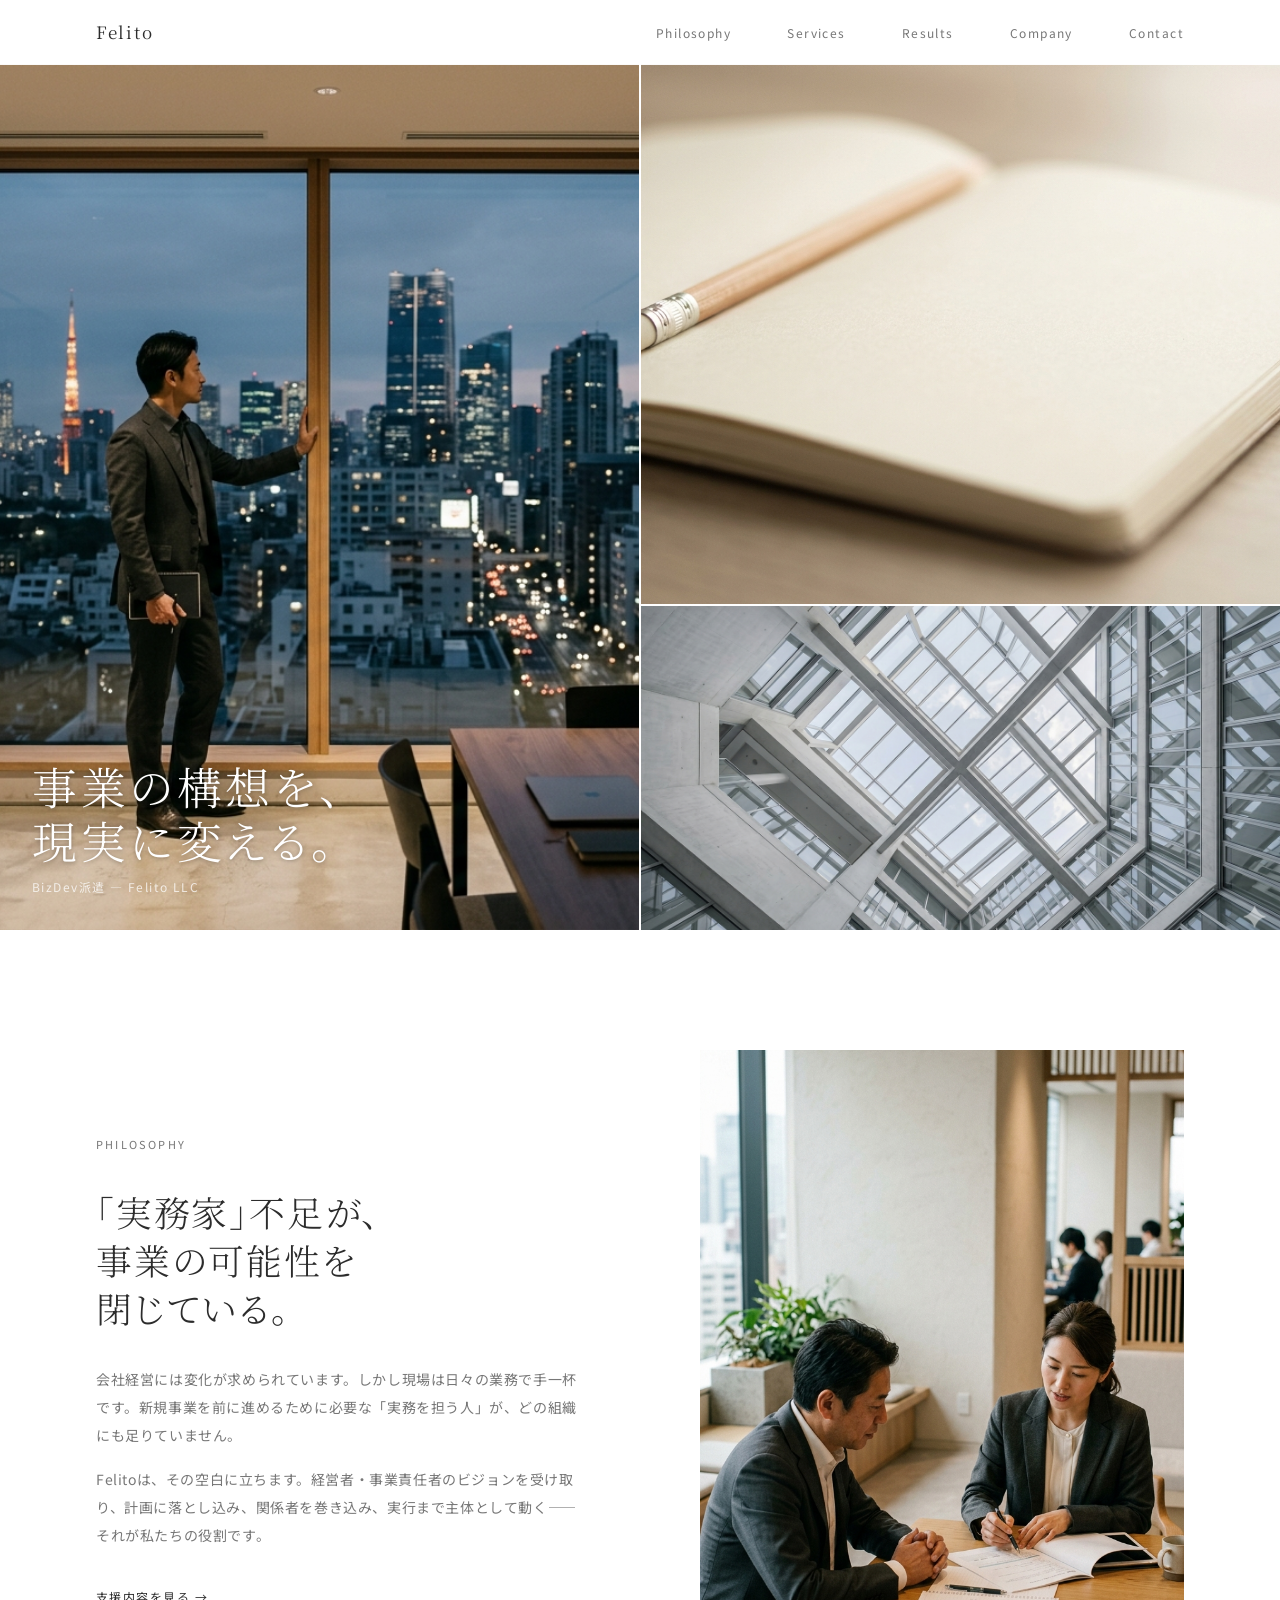
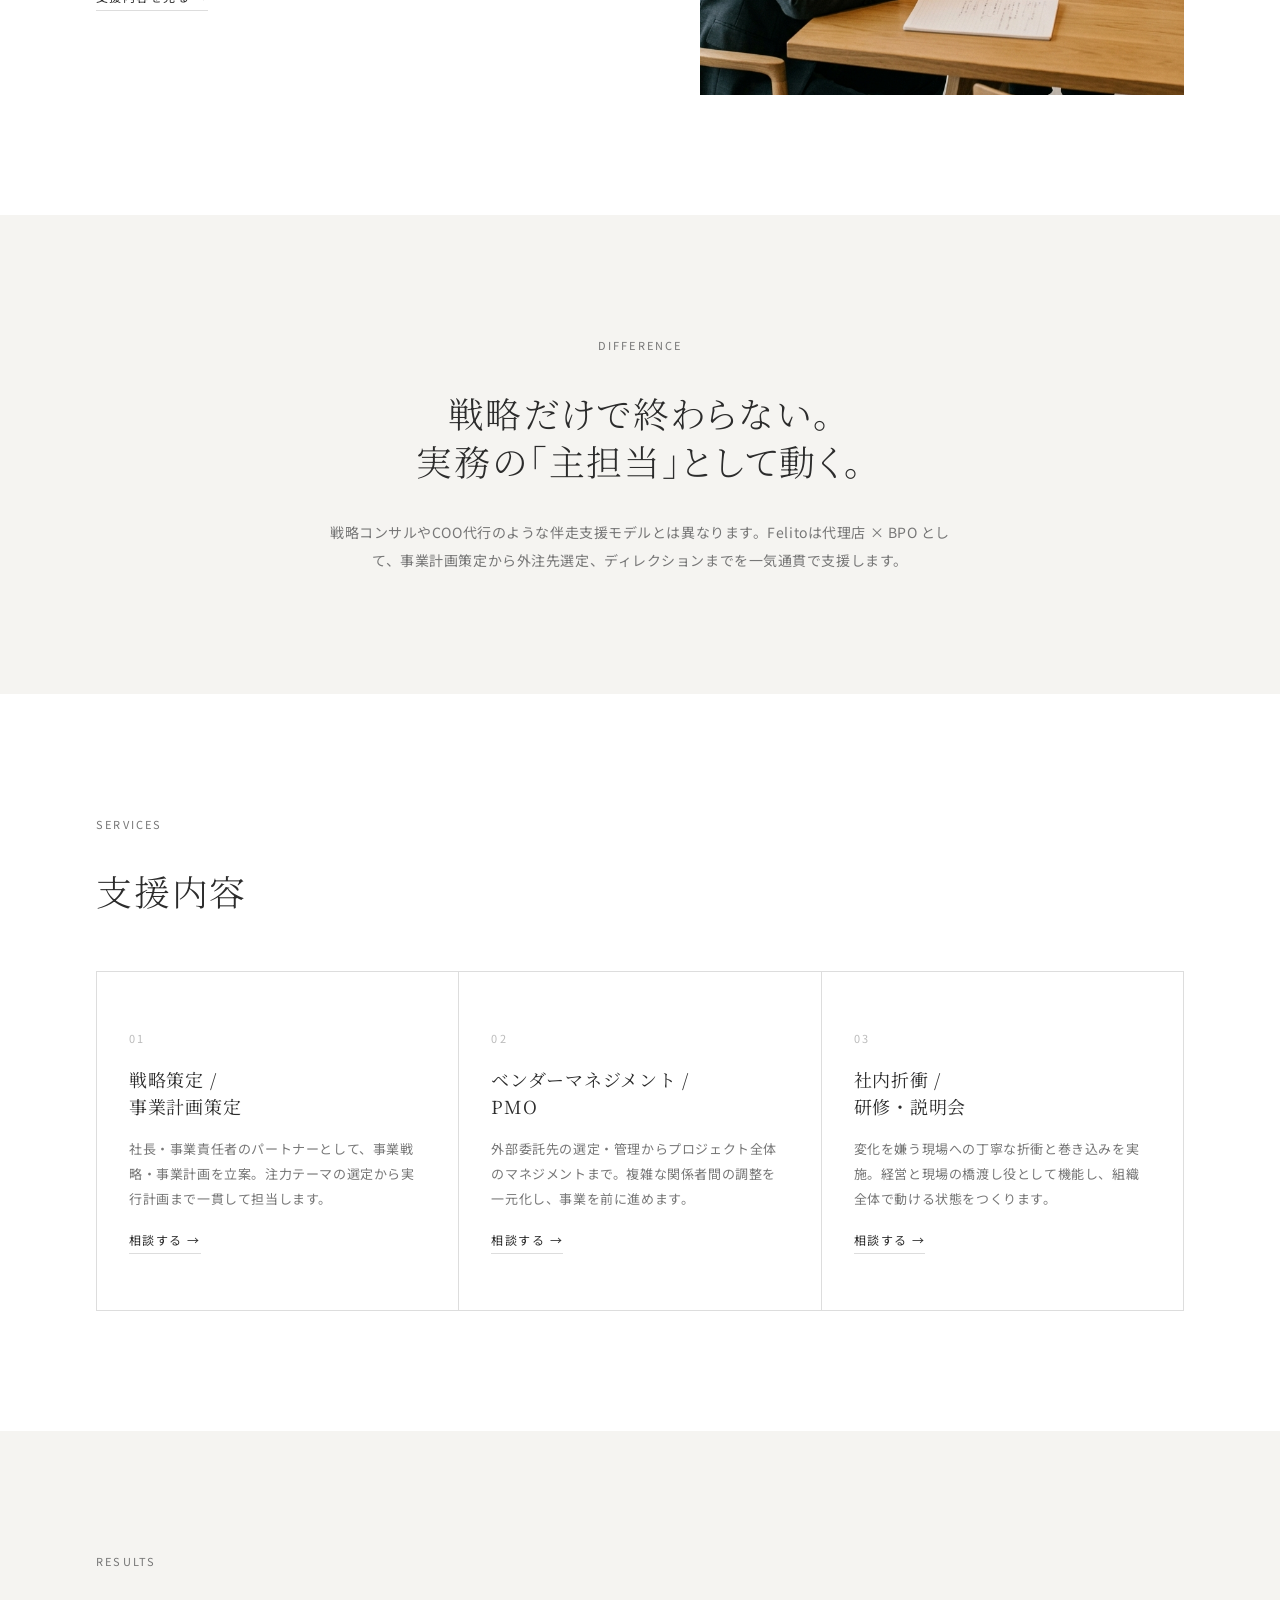
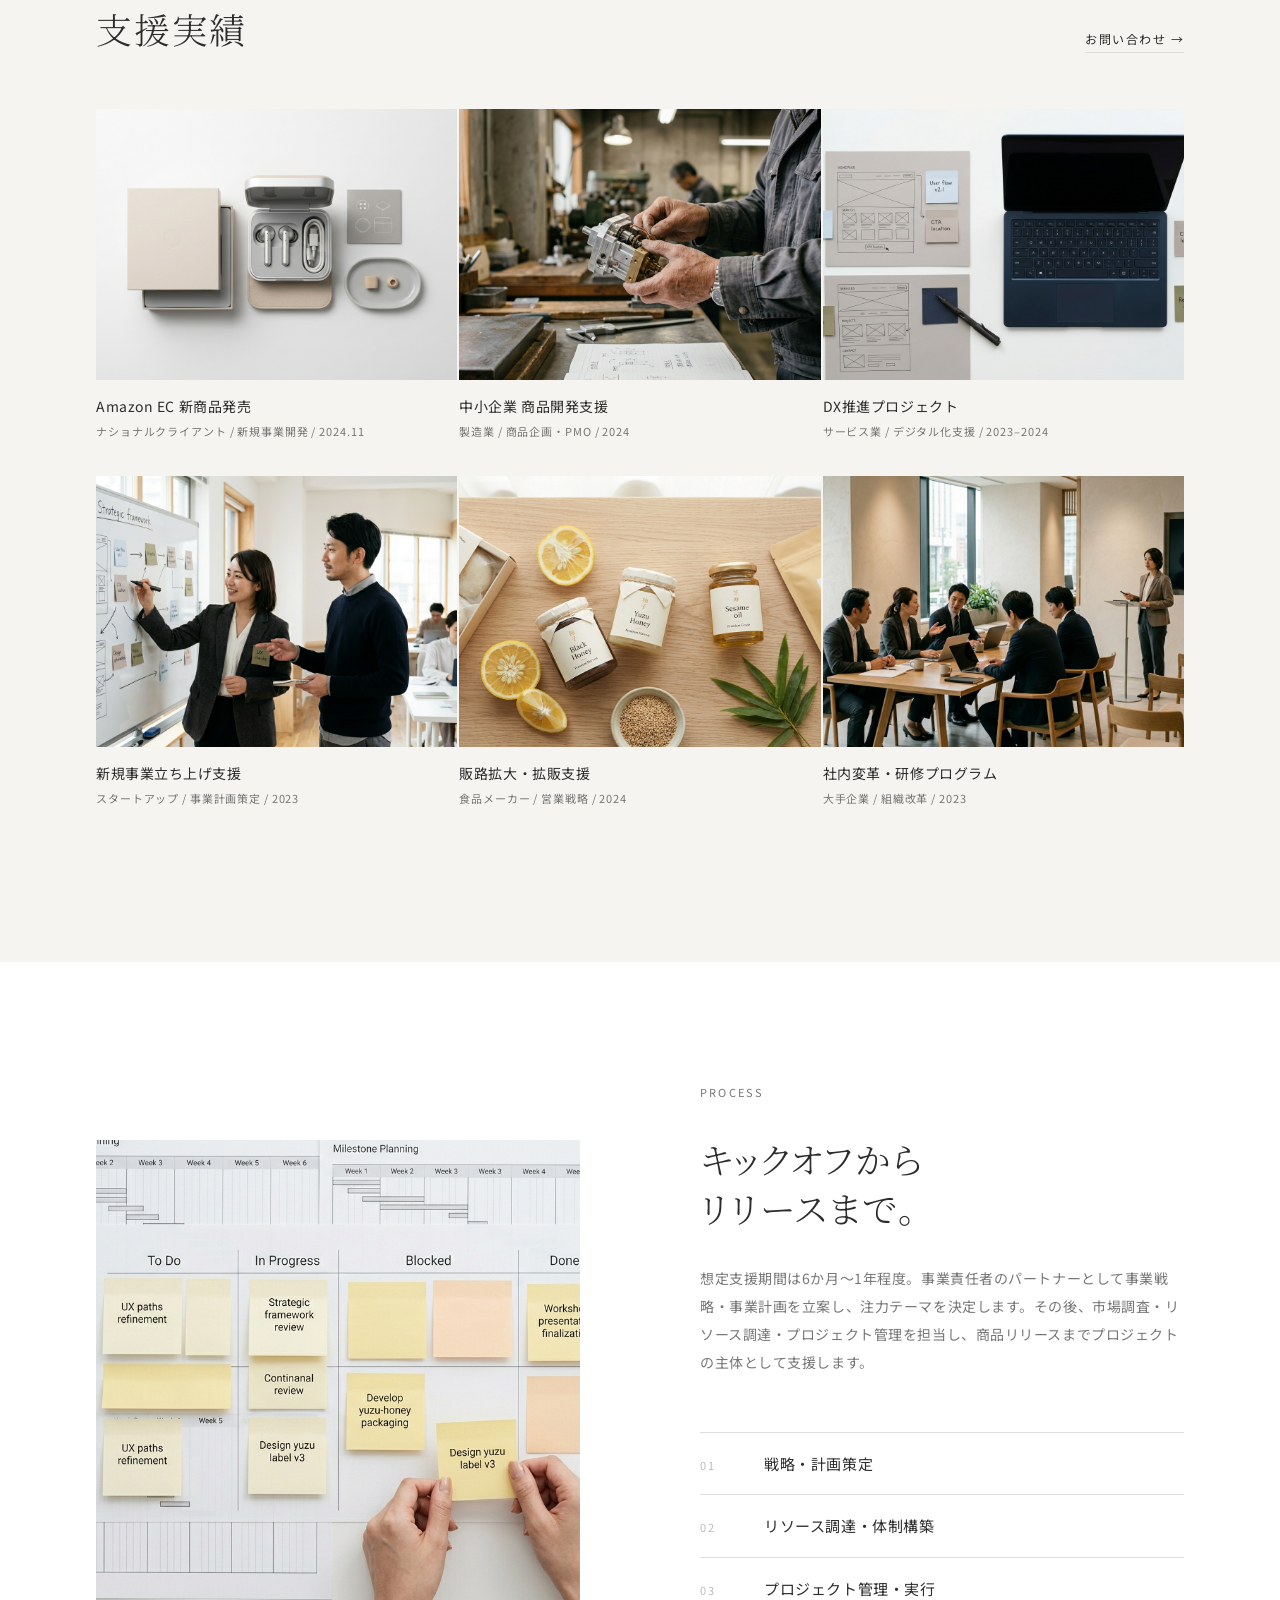
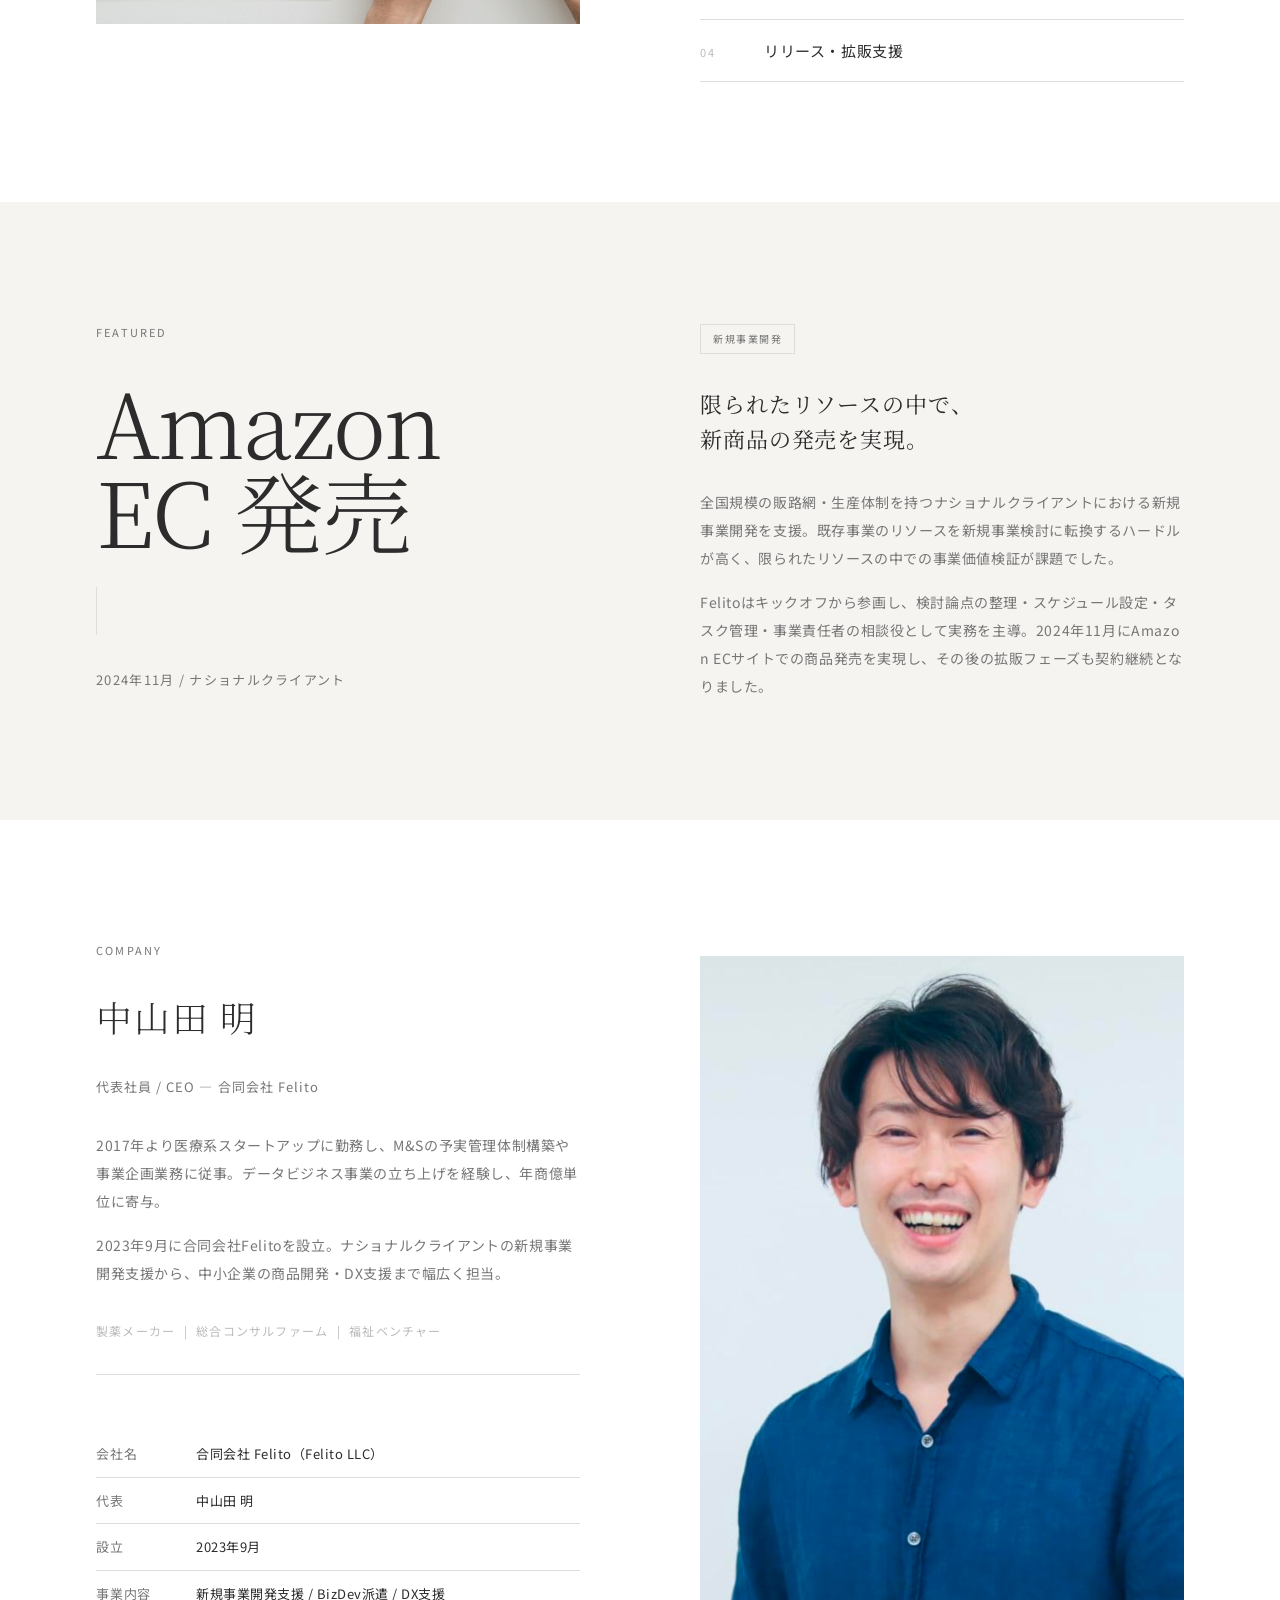
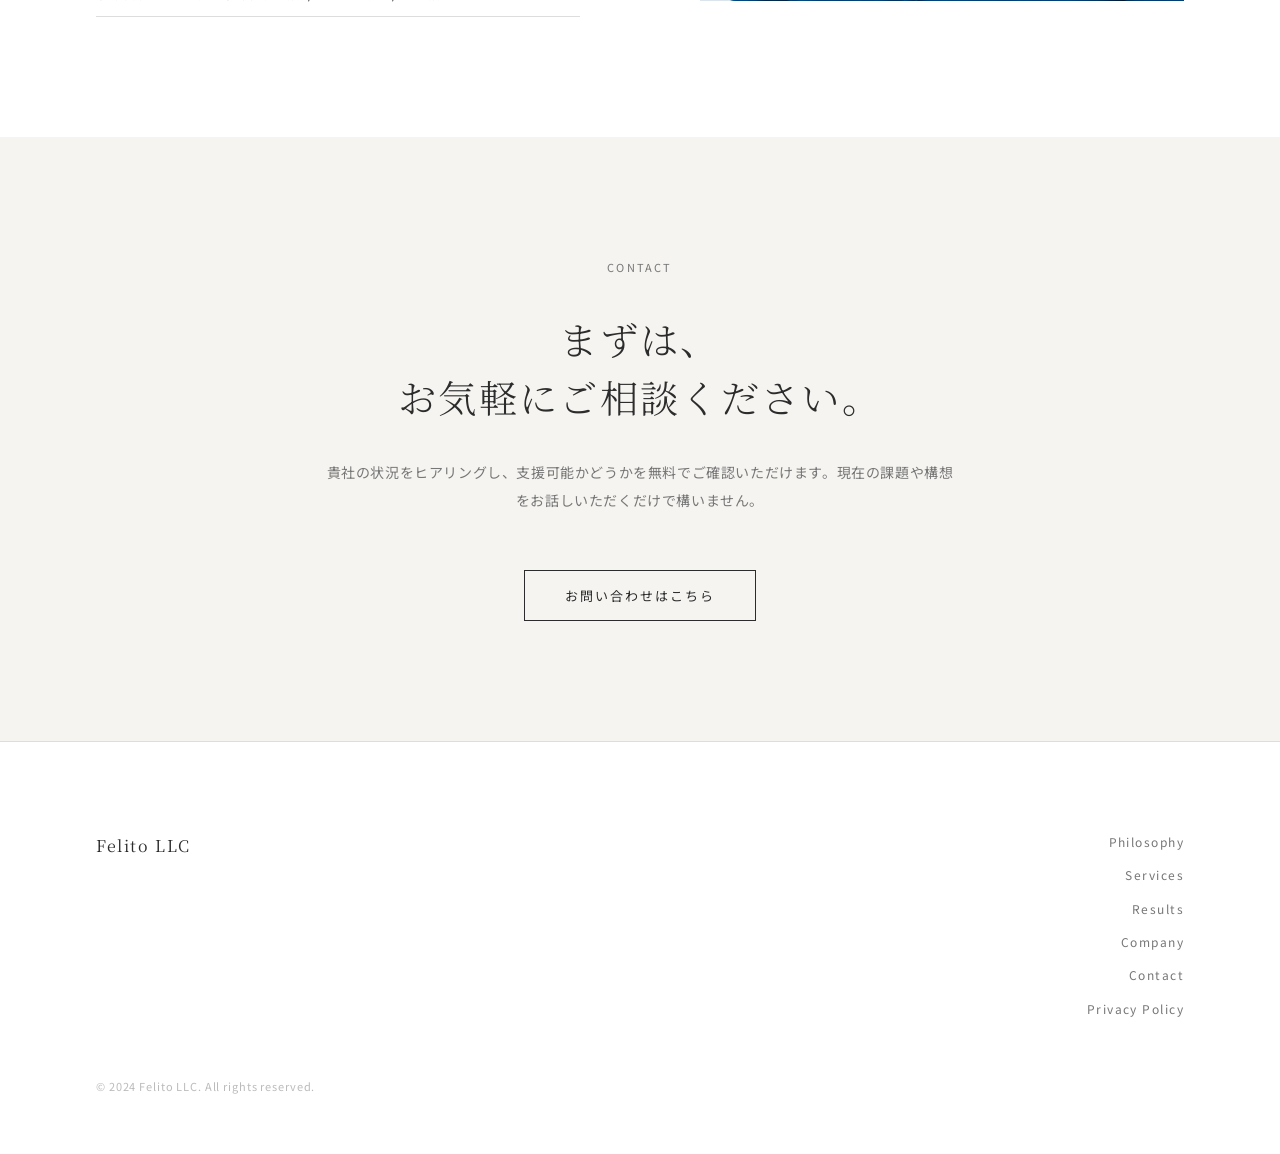
<file: index.html>
<!DOCTYPE html>
<html lang="ja">
<head>
  <meta charset="UTF-8">
  <meta name="viewport" content="width=device-width, initial-scale=1.0">
  <title>Felito LLC — BizDev派遣</title>
  <link rel="preconnect" href="https://fonts.googleapis.com">
  <link rel="preconnect" href="https://fonts.gstatic.com" crossorigin>
  <link href="https://fonts.googleapis.com/css2?family=Noto+Sans+JP:wght@300;400;500&family=Noto+Serif+JP:wght@300;400&display=swap" rel="stylesheet">
  <link rel="stylesheet" href="assets/css/style.css">
</head>
<body>

  <!-- Navigation -->
  <nav class="nav" id="nav">
    <div class="nav__inner">
      <a href="#" class="nav__logo">Felito</a>
      <ul class="nav__links">
        <li><a href="#philosophy">Philosophy</a></li>
        <li><a href="#services">Services</a></li>
        <li><a href="#works">Results</a></li>
        <li><a href="#company">Company</a></li>
        <li><a href="contact/">Contact</a></li>
      </ul>
      <button class="nav__hamburger" id="hamburger" aria-label="メニューを開く">
        <span></span><span></span><span></span>
      </button>
    </div>
  </nav>

  <!-- Mobile Menu -->
  <div class="mobile-menu" id="mobileMenu">
    <button class="mobile-menu__close" id="mobileClose">close</button>
    <a href="#philosophy" class="mobile-link">Philosophy</a>
    <a href="#services"   class="mobile-link">Services</a>
    <a href="#works"      class="mobile-link">Results</a>
    <a href="#company"    class="mobile-link">Company</a>
    <a href="contact/" class="mobile-link">Contact</a>
    <a href="assets/pdf/privacy-policy.pdf" class="mobile-link" target="_blank" rel="noopener">Privacy Policy</a>
  </div>

  <!-- Hero -->
  <section class="hero">
    <div class="hero__grid">
      <div class="hero__cell hero__cell--main">
        <img src="images/hero-main.png" alt="Felito LLC — BizDev派遣" class="hero__img">
        <div class="hero__caption">
          <p class="hero__caption-text">
            事業の構想を、<br>現実に変える。
          </p>
          <p class="hero__caption-sub">BizDev派遣 — Felito LLC</p>
        </div>
      </div>
      <div class="hero__cell hero__cell--sub"><img src="images/hero-sub-1.png" alt="" class="hero__cell-img"></div>
      <div class="hero__cell hero__cell--sub2"><img src="images/hero-sub-2.png" alt="" class="hero__cell-img"></div>
    </div>
  </section>

  <!-- Philosophy -->
  <section class="section" id="philosophy">
    <div class="container">
      <div class="split fade">
        <div class="split__text">
          <p class="section__label">Philosophy</p>
          <h2 class="section__heading">
            「実務家」不足が、<br>
            事業の可能性を<br>
            閉じている。
          </h2>
          <div class="body-text">
            <p>会社経営には変化が求められています。しかし現場は日々の業務で手一杯です。新規事業を前に進めるために必要な「実務を担う人」が、どの組織にも足りていません。</p>
            <p>Felitoは、その空白に立ちます。経営者・事業責任者のビジョンを受け取り、計画に落とし込み、関係者を巻き込み、実行まで主体として動く——それが私たちの役割です。</p>
          </div>
          <a href="#services" class="link-arrow">支援内容を見る →</a>
        </div>
        <div class="split__visual">
          <img src="images/philosophy.png" alt="" class="img-portrait">
        </div>
      </div>
    </div>
  </section>

  <!-- Distinction -->
  <section class="section section--surface">
    <div class="container">
      <div style="max-width:640px; margin:0 auto; text-align:center;" class="fade">
        <p class="section__label" style="text-align:center;">Difference</p>
        <h2 class="section__heading" style="text-align:center; max-width:none;">
          戦略だけで終わらない。<br>
          実務の「主担当」として動く。
        </h2>
        <p class="section__body" style="max-width:none; text-align:center;">
          戦略コンサルやCOO代行のような伴走支援モデルとは異なります。Felitoは代理店 × BPO として、事業計画策定から外注先選定、ディレクションまでを一気通貫で支援します。
        </p>
      </div>
    </div>
  </section>

  <!-- Services -->
  <section class="section" id="services">
    <div class="container">
      <div class="fade">
        <p class="section__label">Services</p>
        <h2 class="section__heading">支援内容</h2>
      </div>
      <div class="services__grid fade">
        <div class="service__item">
          <span class="service__num">01</span>
          <h3 class="service__title">戦略策定 /<br>事業計画策定</h3>
          <p class="service__body">社長・事業責任者のパートナーとして、事業戦略・事業計画を立案。注力テーマの選定から実行計画まで一貫して担当します。</p>
          <a href="#contact" class="link-arrow" style="margin-top:auto; align-self:flex-start;">相談する →</a>
        </div>
        <div class="service__item">
          <span class="service__num">02</span>
          <h3 class="service__title">ベンダーマネジメント /<br>PMO</h3>
          <p class="service__body">外部委託先の選定・管理からプロジェクト全体のマネジメントまで。複雑な関係者間の調整を一元化し、事業を前に進めます。</p>
          <a href="#contact" class="link-arrow" style="margin-top:auto; align-self:flex-start;">相談する →</a>
        </div>
        <div class="service__item">
          <span class="service__num">03</span>
          <h3 class="service__title">社内折衝 /<br>研修・説明会</h3>
          <p class="service__body">変化を嫌う現場への丁寧な折衝と巻き込みを実施。経営と現場の橋渡し役として機能し、組織全体で動ける状態をつくります。</p>
          <a href="#contact" class="link-arrow" style="margin-top:auto; align-self:flex-start;">相談する →</a>
        </div>
      </div>
    </div>
  </section>

  <!-- Results / Works Grid -->
  <section class="section section--surface" id="works">
    <div class="container">
      <div class="works__intro fade">
        <div>
          <p class="section__label">Results</p>
          <h2 class="section__heading" style="margin-bottom:0;">支援実績</h2>
        </div>
        <a href="#contact" class="link-arrow">お問い合わせ →</a>
      </div>
      <div class="works__grid fade">

        <a class="work__card" href="#contact">
          <div class="work__img">
            <img src="images/work-01-amazon-ec.png" alt="Amazon EC 新商品発売" class="work__img-photo">
          </div>
          <div class="work__info">
            <p class="work__title">Amazon EC 新商品発売</p>
            <p class="work__meta">ナショナルクライアント / 新規事業開発 / 2024.11</p>
          </div>
        </a>

        <a class="work__card" href="#contact">
          <div class="work__img">
            <img src="images/work-02-product-dev.png" alt="中小企業 商品開発支援" class="work__img-photo">
          </div>
          <div class="work__info">
            <p class="work__title">中小企業 商品開発支援</p>
            <p class="work__meta">製造業 / 商品企画・PMO / 2024</p>
          </div>
        </a>

        <a class="work__card" href="#contact">
          <div class="work__img">
            <img src="images/work-03-dx.png" alt="DX推進プロジェクト" class="work__img-photo">
          </div>
          <div class="work__info">
            <p class="work__title">DX推進プロジェクト</p>
            <p class="work__meta">サービス業 / デジタル化支援 / 2023–2024</p>
          </div>
        </a>

        <a class="work__card" href="#contact">
          <div class="work__img">
            <img src="images/work-04-startup.png" alt="新規事業立ち上げ支援" class="work__img-photo">
          </div>
          <div class="work__info">
            <p class="work__title">新規事業立ち上げ支援</p>
            <p class="work__meta">スタートアップ / 事業計画策定 / 2023</p>
          </div>
        </a>

        <a class="work__card" href="#contact">
          <div class="work__img">
            <img src="images/work-05-food.png" alt="販路拡大・拡販支援" class="work__img-photo">
          </div>
          <div class="work__info">
            <p class="work__title">販路拡大・拡販支援</p>
            <p class="work__meta">食品メーカー / 営業戦略 / 2024</p>
          </div>
        </a>

        <a class="work__card" href="#contact">
          <div class="work__img">
            <img src="images/work-06-training.png" alt="社内変革・研修プログラム" class="work__img-photo">
          </div>
          <div class="work__info">
            <p class="work__title">社内変革・研修プログラム</p>
            <p class="work__meta">大手企業 / 組織改革 / 2023</p>
          </div>
        </a>

      </div>
    </div>
  </section>

  <!-- Process -->
  <section class="section">
    <div class="container">
      <div class="split fade">
        <div class="split__visual">
          <img src="images/process.png" alt="" class="img-square">
        </div>
        <div class="split__text">
          <p class="section__label">Process</p>
          <h2 class="section__heading">
            キックオフから<br>リリースまで。
          </h2>
          <p class="section__body" style="max-width:none; margin-bottom:0;">
            想定支援期間は6か月〜1年程度。事業責任者のパートナーとして事業戦略・事業計画を立案し、注力テーマを決定します。その後、市場調査・リソース調達・プロジェクト管理を担当し、商品リリースまでプロジェクトの主体として支援します。
          </p>
          <div class="process__list">
            <div class="process__item">
              <span class="process__step">01</span>
              <span class="process__name">戦略・計画策定</span>
            </div>
            <div class="process__item">
              <span class="process__step">02</span>
              <span class="process__name">リソース調達・体制構築</span>
            </div>
            <div class="process__item">
              <span class="process__step">03</span>
              <span class="process__name">プロジェクト管理・実行</span>
            </div>
            <div class="process__item">
              <span class="process__step">04</span>
              <span class="process__name">リリース・拡販支援</span>
            </div>
          </div>
        </div>
      </div>
    </div>
  </section>

  <!-- Feature Result (highlight) -->
  <section class="section section--surface">
    <div class="container">
      <div class="result__wrap fade">
        <div class="result__left">
          <p class="section__label">Featured</p>
          <div class="result__large-num">Amazon<br>EC 発売</div>
          <div class="result__divider"></div>
          <p class="result__large-label">2024年11月 / ナショナルクライアント</p>
        </div>
        <div class="result__right">
          <span class="result__tag">新規事業開発</span>
          <h3 class="result__title">
            限られたリソースの中で、<br>
            新商品の発売を実現。
          </h3>
          <div class="result__body">
            <p>全国規模の販路網・生産体制を持つナショナルクライアントにおける新規事業開発を支援。既存事業のリソースを新規事業検討に転換するハードルが高く、限られたリソースの中での事業価値検証が課題でした。</p>
            <p>Felitoはキックオフから参画し、検討論点の整理・スケジュール設定・タスク管理・事業責任者の相談役として実務を主導。2024年11月にAmazon ECサイトでの商品発売を実現し、その後の拡販フェーズも契約継続となりました。</p>
          </div>
        </div>
      </div>
    </div>
  </section>

  <!-- Company -->
  <section class="section" id="company">
    <div class="container">
      <div class="split fade">
        <div class="split__text">
          <p class="section__label">Company</p>
          <h2 class="section__heading">中山田 明</h2>
          <p class="company__role">代表社員 / CEO — 合同会社 Felito</p>
          <div class="body-text">
            <p>2017年より医療系スタートアップに勤務し、M&Sの予実管理体制構築や事業企画業務に従事。データビジネス事業の立ち上げを経験し、年商億単位に寄与。</p>
            <p>2023年9月に合同会社Felitoを設立。ナショナルクライアントの新規事業開発支援から、中小企業の商品開発・DX支援まで幅広く担当。</p>
          </div>
          <p class="company__career">製薬メーカー &nbsp;|&nbsp; 総合コンサルファーム &nbsp;|&nbsp; 福祉ベンチャー</p>
          <table class="company__table">
            <tr><th>会社名</th><td>合同会社 Felito（Felito LLC）</td></tr>
            <tr><th>代表</th><td>中山田 明</td></tr>
            <tr><th>設立</th><td>2023年9月</td></tr>
            <tr><th>事業内容</th><td>新規事業開発支援 / BizDev派遣 / DX支援</td></tr>
          </table>
        </div>
        <div class="split__visual">
          <img src="images/company-portrait.png" alt="中山田 明 — 代表社員" class="img-portrait">
        </div>
      </div>
    </div>
  </section>

  <!-- Contact -->
  <section class="section section--surface" id="contact">
    <div class="container">
      <div class="contact__inner fade">
        <p class="section__label" style="text-align:center;">Contact</p>
        <h2 class="contact__title">
          まずは、<br>お気軽にご相談ください。
        </h2>
        <p class="contact__body">
          貴社の状況をヒアリングし、支援可能かどうかを無料でご確認いただけます。現在の課題や構想をお話しいただくだけで構いません。
        </p>
        <a href="contact/" class="btn">お問い合わせはこちら</a>
      </div>
    </div>
  </section>

  <!-- Footer -->
  <footer class="footer">
    <div class="container">
      <div class="footer__inner">
        <p class="footer__logo">Felito LLC</p>
        <nav class="footer__nav">
          <a href="#philosophy">Philosophy</a>
          <a href="#services">Services</a>
          <a href="#works">Results</a>
          <a href="#company">Company</a>
          <a href="contact/">Contact</a>
          <a href="assets/pdf/privacy-policy.pdf" target="_blank" rel="noopener">Privacy Policy</a>
        </nav>
      </div>
      <p class="footer__copy">&copy; 2024 Felito LLC. All rights reserved.</p>
    </div>
  </footer>

  <script>
    /* ── Nav scroll ── */
    const nav = document.getElementById('nav');
    window.addEventListener('scroll', () => {
      nav.classList.toggle('nav--scrolled', window.scrollY > 40);
    }, { passive: true });

    /* ── Mobile menu ── */
    const hamburger  = document.getElementById('hamburger');
    const mobileMenu = document.getElementById('mobileMenu');
    const mobileClose = document.getElementById('mobileClose');

    hamburger.addEventListener('click', () => mobileMenu.classList.add('is-open'));
    mobileClose.addEventListener('click', () => mobileMenu.classList.remove('is-open'));
    mobileMenu.querySelectorAll('.mobile-link').forEach(link => {
      link.addEventListener('click', () => mobileMenu.classList.remove('is-open'));
    });

    /* ── Hero parallax on scroll ── */
    const heroCaption = document.querySelector('.hero__caption');
    if (heroCaption) {
      window.addEventListener('scroll', () => {
        heroCaption.style.transform = `translateY(${window.scrollY * 0.18}px)`;
      }, { passive: true });
    }

    /* ── Works grid stagger ── */
    const worksGrid = document.querySelector('.works__grid');
    if (worksGrid) {
      const cards = worksGrid.querySelectorAll('.work__card');
      const gridObserver = new IntersectionObserver((entries) => {
        entries.forEach(e => {
          if (e.isIntersecting) {
            cards.forEach((card, i) => {
              card.style.transitionDelay = `${i * 0.08}s`;
              setTimeout(() => card.classList.add('is-visible'), i * 80);
            });
            gridObserver.unobserve(e.target);
          }
        });
      }, { threshold: 0.05 });
      gridObserver.observe(worksGrid);
    }

    /* ── Work card hover overlay ── */
    document.querySelectorAll('.work__card').forEach(card => {
      const overlay = document.createElement('div');
      overlay.className = 'work__hover-overlay';
      const titleEl = card.querySelector('.work__title');
      const metaEl  = card.querySelector('.work__meta');
      overlay.innerHTML = `
        <p class="work__overlay-title">${titleEl ? titleEl.textContent : ''}</p>
        <p class="work__overlay-meta">${metaEl ? metaEl.textContent : ''}</p>
      `;
      card.querySelector('.work__img').appendChild(overlay);
    });

    /* ── Fade in ── */
    const observer = new IntersectionObserver((entries) => {
      entries.forEach(e => {
        if (e.isIntersecting) {
          e.target.classList.add('is-visible');
          observer.unobserve(e.target);
        }
      });
    }, { threshold: 0.08 });
    document.querySelectorAll('.fade').forEach(el => observer.observe(el));
  </script>
</body>
</html>
</file>
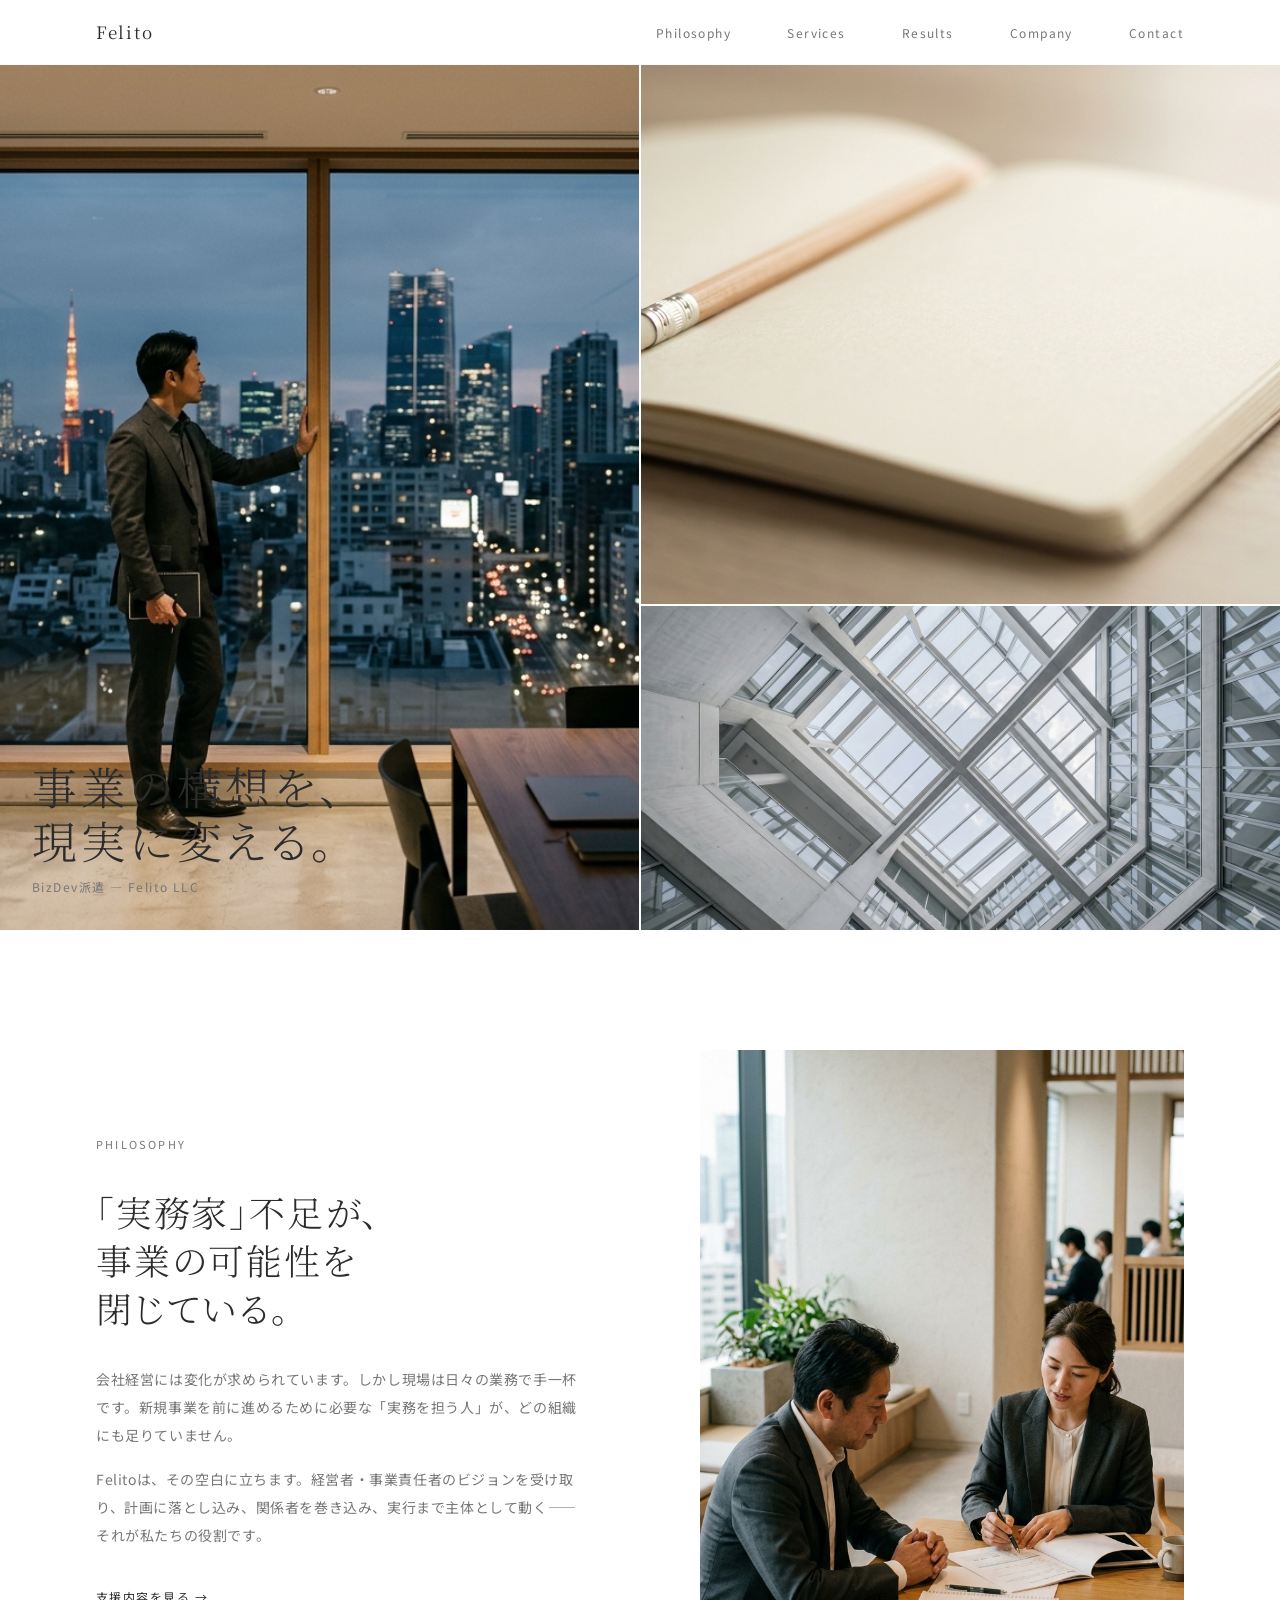
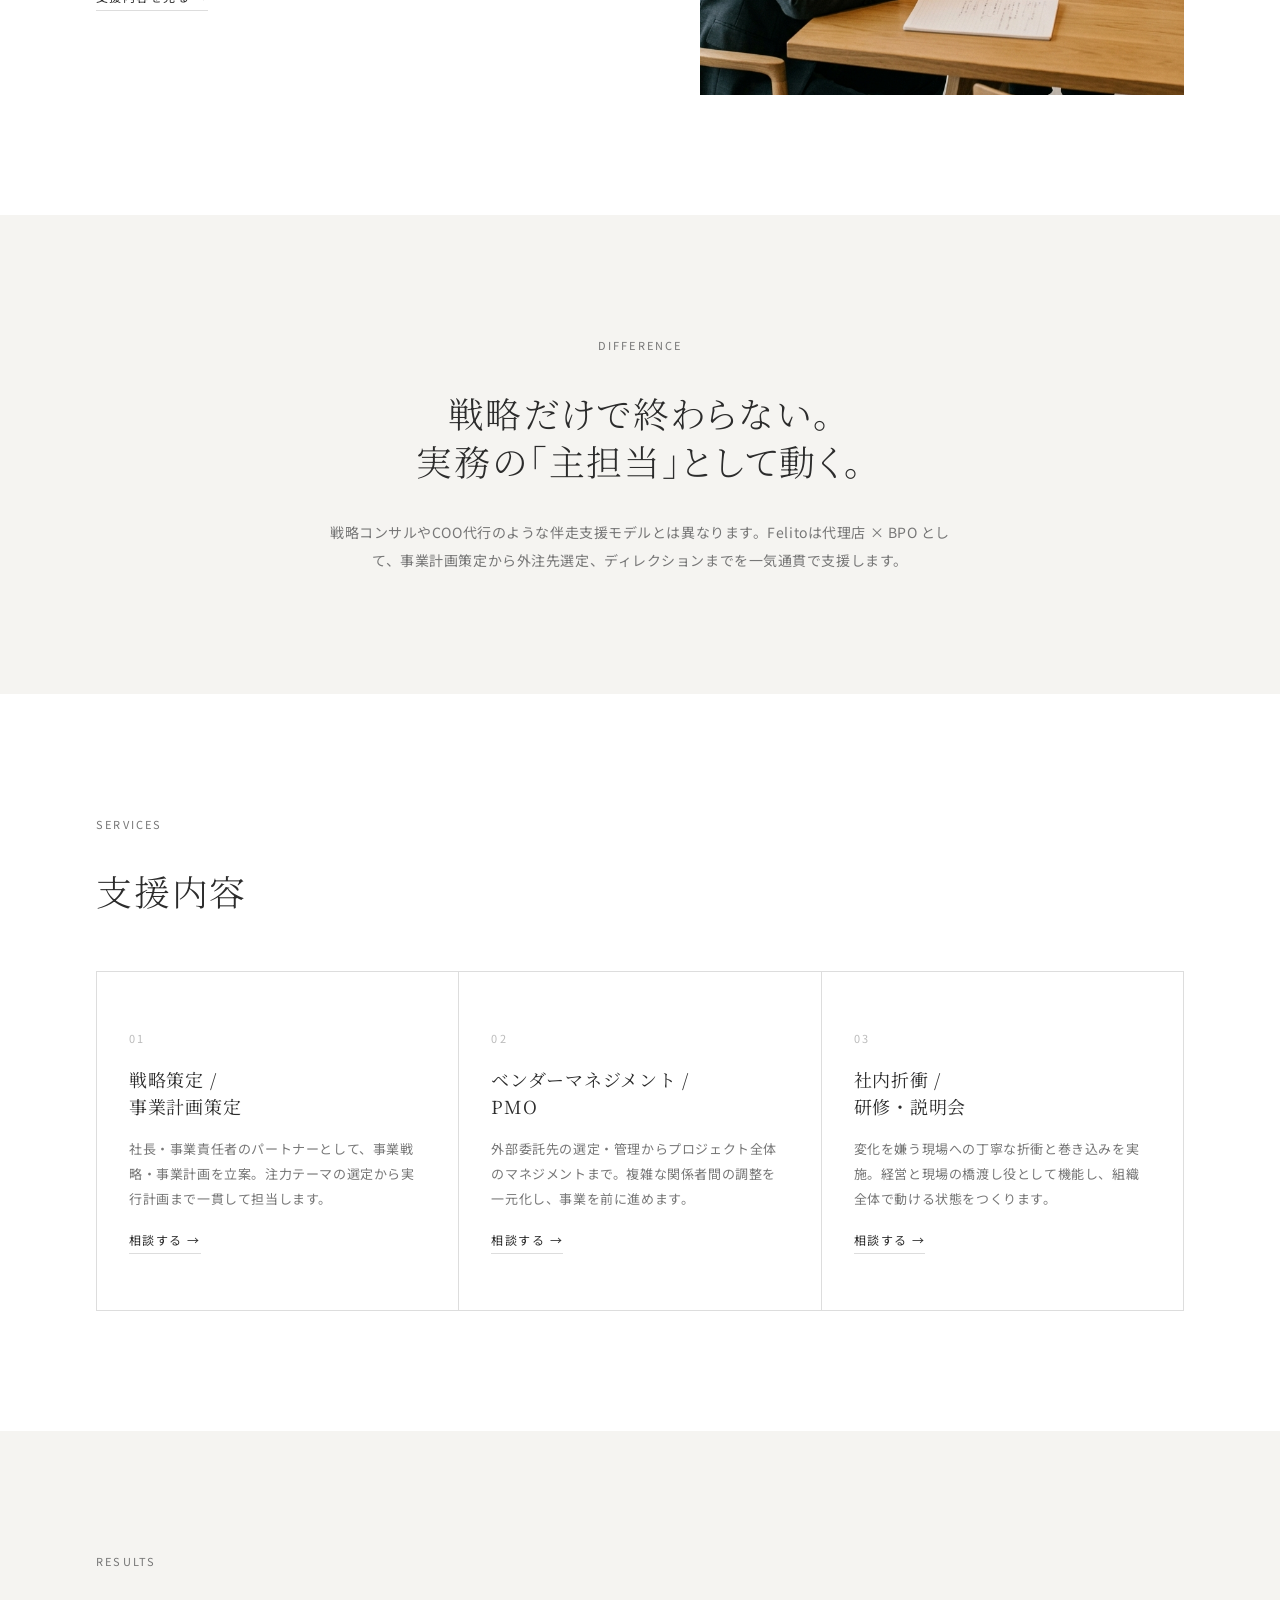
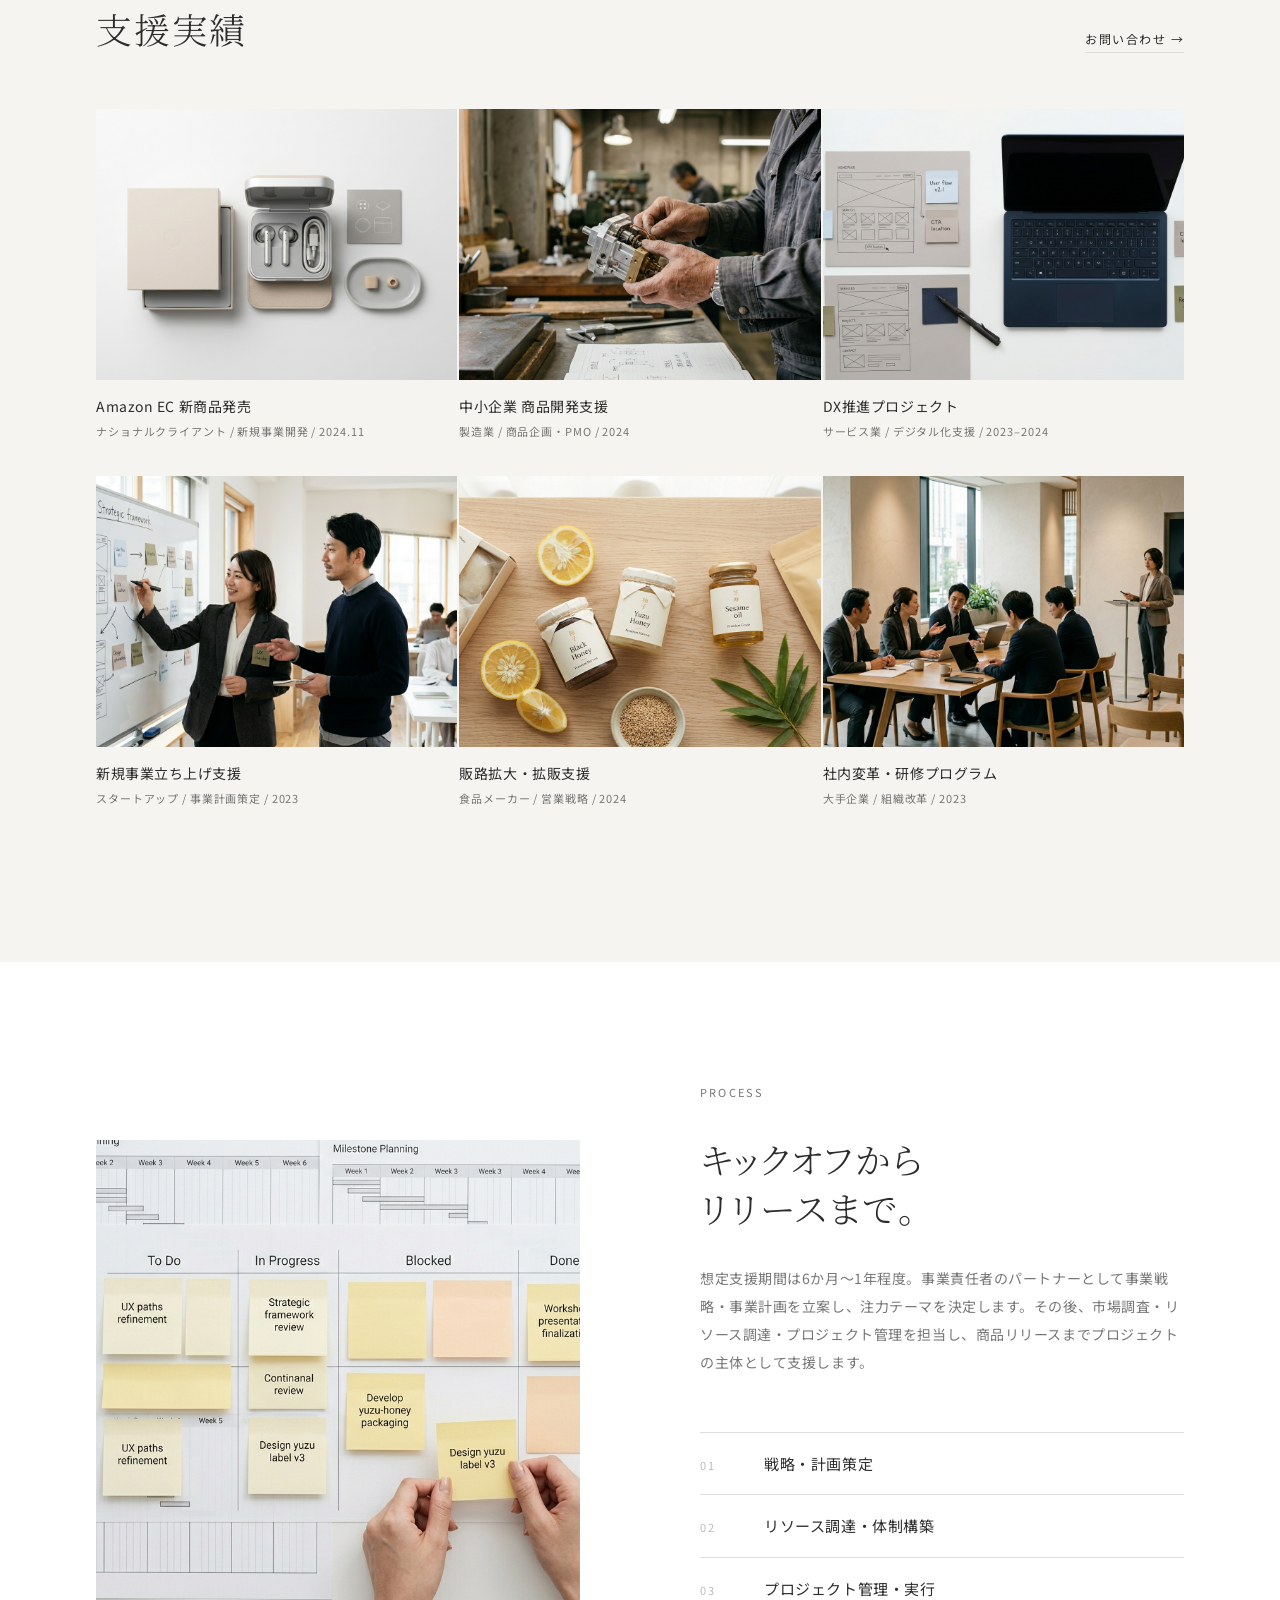
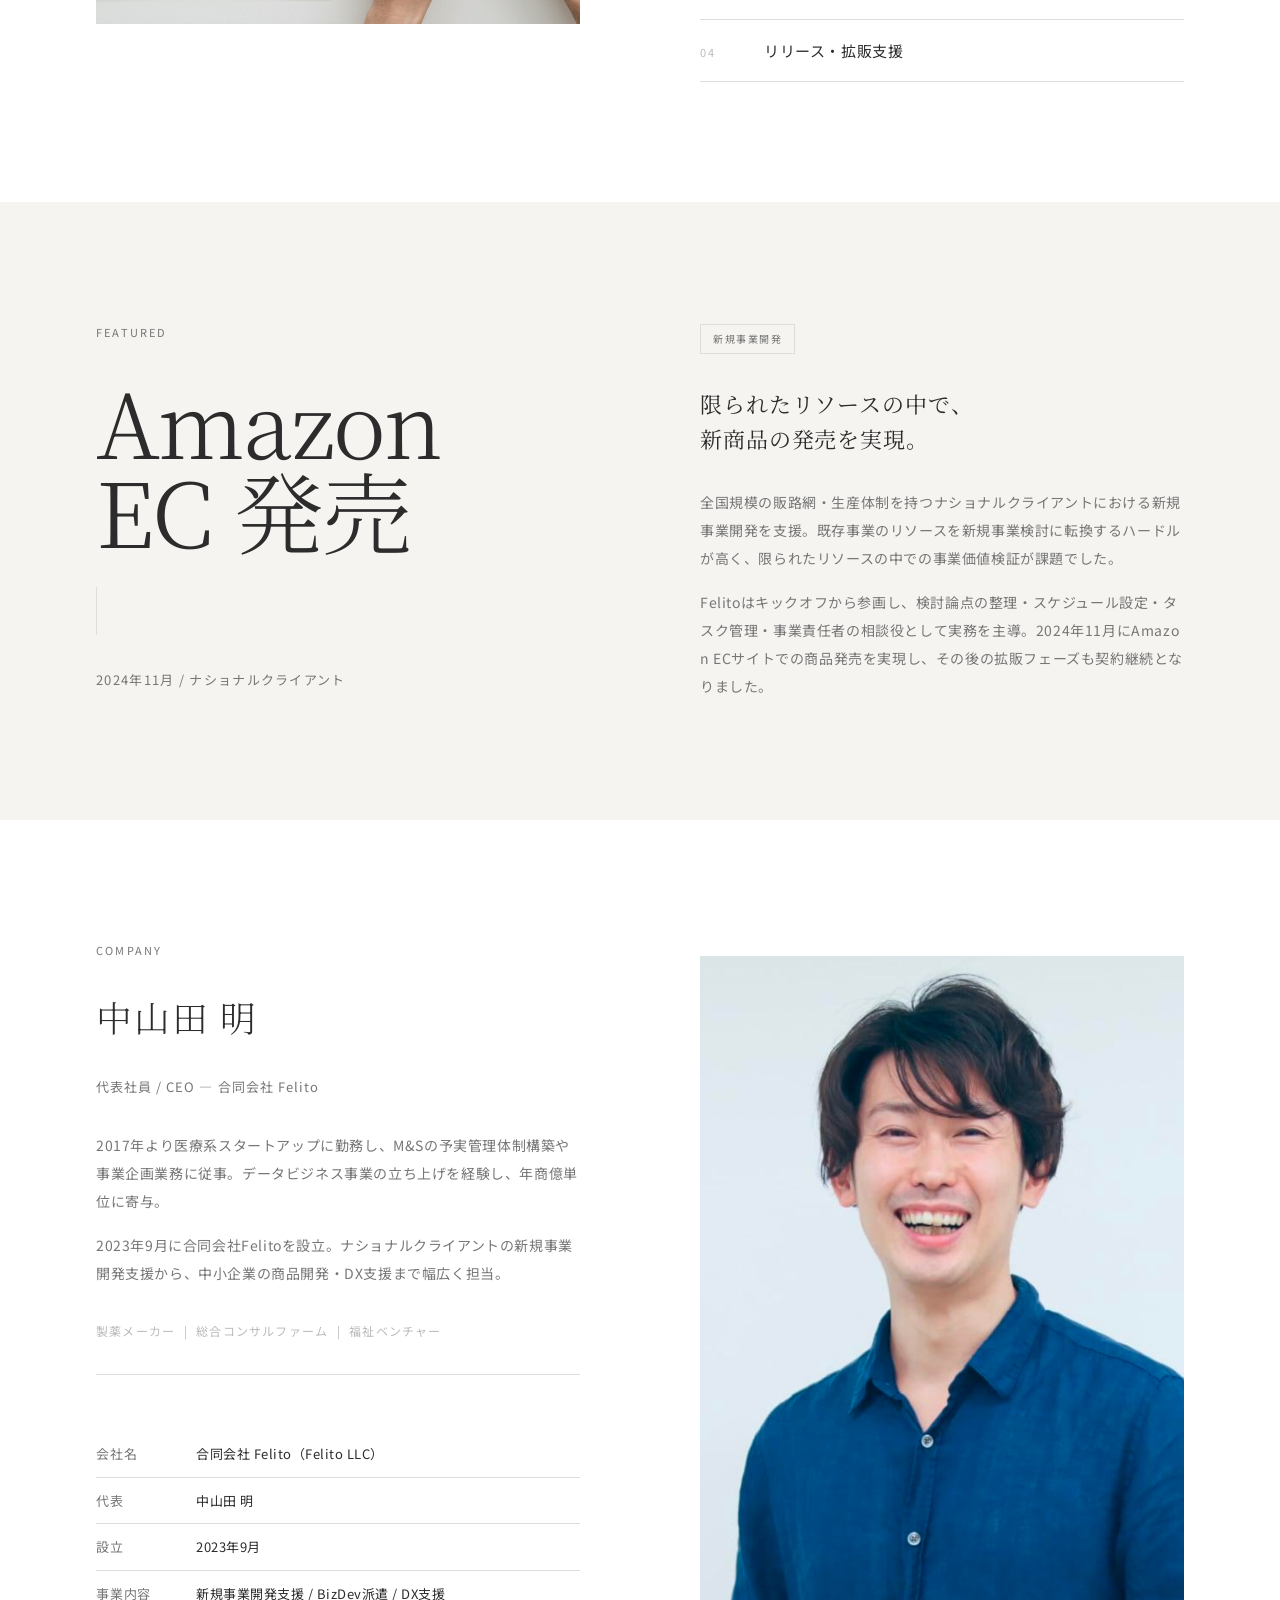
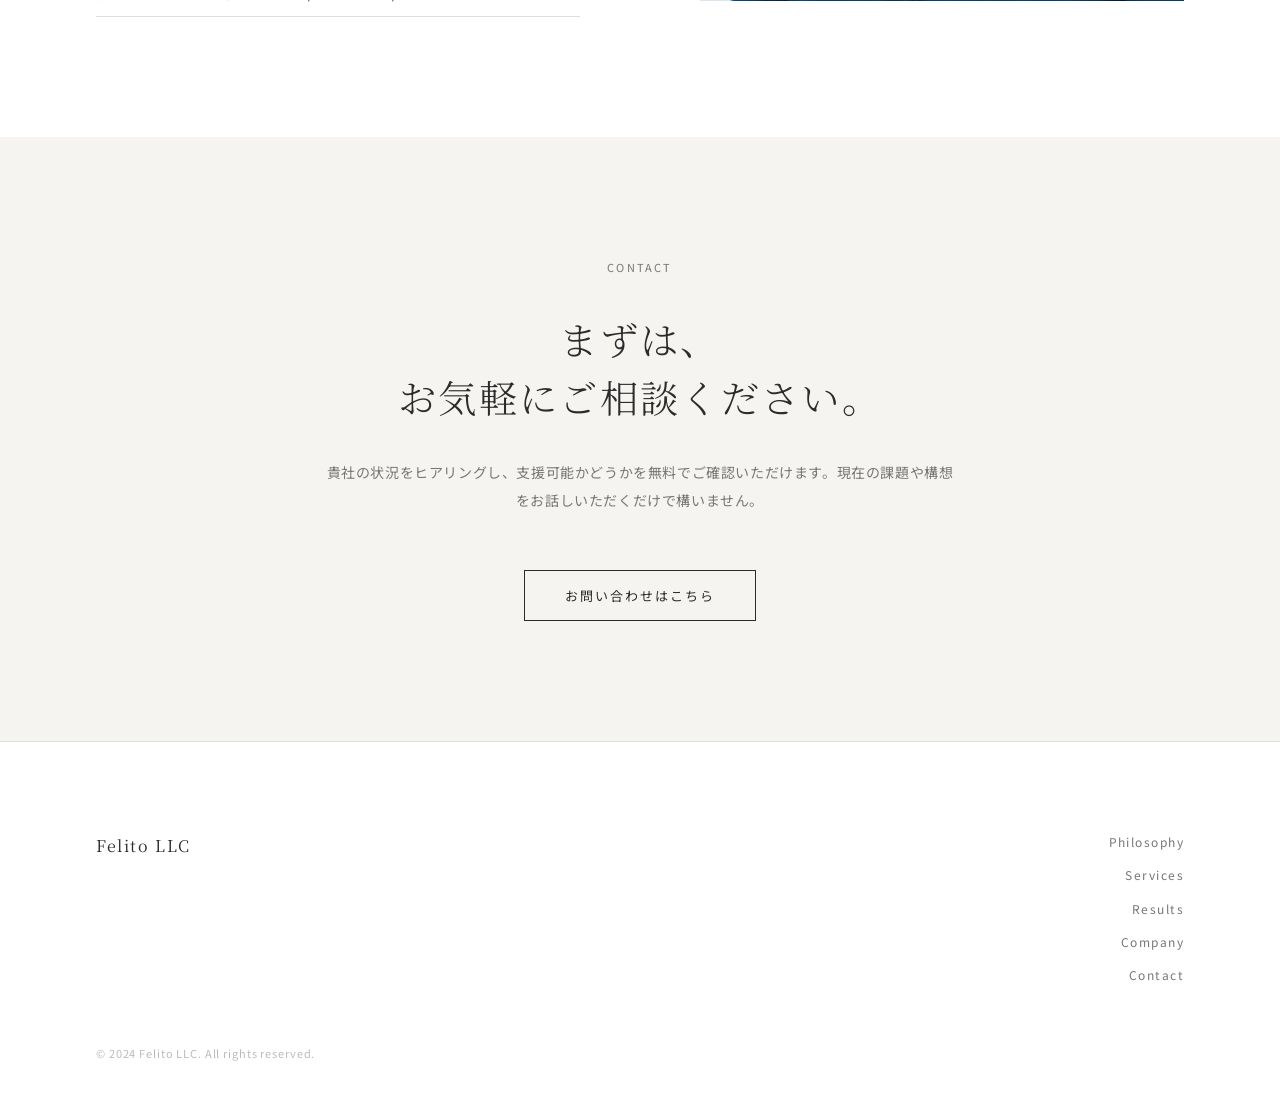
<file: atelier-monogoto/index.html>
<!DOCTYPE html>
<html lang="ja">
<head>
  <meta charset="UTF-8">
  <meta name="viewport" content="width=device-width, initial-scale=1.0">
  <title>Felito LLC — BizDev派遣</title>
  <link rel="preconnect" href="https://fonts.googleapis.com">
  <link rel="preconnect" href="https://fonts.gstatic.com" crossorigin>
  <link href="https://fonts.googleapis.com/css2?family=Noto+Sans+JP:wght@300;400;500&family=Noto+Serif+JP:wght@300;400&display=swap" rel="stylesheet">
  <link rel="stylesheet" href="style.css">
</head>
<body>

  <!-- Navigation -->
  <nav class="nav" id="nav">
    <div class="nav__inner">
      <a href="#" class="nav__logo">Felito</a>
      <ul class="nav__links">
        <li><a href="#philosophy">Philosophy</a></li>
        <li><a href="#services">Services</a></li>
        <li><a href="#works">Results</a></li>
        <li><a href="#company">Company</a></li>
        <li><a href="#contact">Contact</a></li>
      </ul>
      <button class="nav__hamburger" id="hamburger" aria-label="メニューを開く">
        <span></span><span></span><span></span>
      </button>
    </div>
  </nav>

  <!-- Mobile Menu -->
  <div class="mobile-menu" id="mobileMenu">
    <button class="mobile-menu__close" id="mobileClose">close</button>
    <a href="#philosophy" class="mobile-link">Philosophy</a>
    <a href="#services"   class="mobile-link">Services</a>
    <a href="#works"      class="mobile-link">Results</a>
    <a href="#company"    class="mobile-link">Company</a>
    <a href="#contact"    class="mobile-link">Contact</a>
  </div>

  <!-- Hero -->
  <section class="hero">
    <div class="hero__grid">
      <div class="hero__cell hero__cell--main">
        <img src="images/hero-main.png" alt="Felito LLC — BizDev派遣" class="hero__img">
        <div class="hero__caption">
          <p class="hero__caption-text">
            事業の構想を、<br>現実に変える。
          </p>
          <p class="hero__caption-sub">BizDev派遣 — Felito LLC</p>
        </div>
      </div>
      <div class="hero__cell hero__cell--sub"><img src="images/hero-sub-1.png" alt="" class="hero__cell-img"></div>
      <div class="hero__cell hero__cell--sub2"><img src="images/hero-sub-2.png" alt="" class="hero__cell-img"></div>
    </div>
  </section>

  <!-- Philosophy -->
  <section class="section" id="philosophy">
    <div class="container">
      <div class="split fade">
        <div class="split__text">
          <p class="section__label">Philosophy</p>
          <h2 class="section__heading">
            「実務家」不足が、<br>
            事業の可能性を<br>
            閉じている。
          </h2>
          <div class="body-text">
            <p>会社経営には変化が求められています。しかし現場は日々の業務で手一杯です。新規事業を前に進めるために必要な「実務を担う人」が、どの組織にも足りていません。</p>
            <p>Felitoは、その空白に立ちます。経営者・事業責任者のビジョンを受け取り、計画に落とし込み、関係者を巻き込み、実行まで主体として動く——それが私たちの役割です。</p>
          </div>
          <a href="#services" class="link-arrow">支援内容を見る →</a>
        </div>
        <div class="split__visual">
          <img src="images/philosophy.png" alt="" class="img-portrait">
        </div>
      </div>
    </div>
  </section>

  <!-- Distinction -->
  <section class="section section--surface">
    <div class="container">
      <div style="max-width:640px; margin:0 auto; text-align:center;" class="fade">
        <p class="section__label" style="text-align:center;">Difference</p>
        <h2 class="section__heading" style="text-align:center; max-width:none;">
          戦略だけで終わらない。<br>
          実務の「主担当」として動く。
        </h2>
        <p class="section__body" style="max-width:none; text-align:center;">
          戦略コンサルやCOO代行のような伴走支援モデルとは異なります。Felitoは代理店 × BPO として、事業計画策定から外注先選定、ディレクションまでを一気通貫で支援します。
        </p>
      </div>
    </div>
  </section>

  <!-- Services -->
  <section class="section" id="services">
    <div class="container">
      <div class="fade">
        <p class="section__label">Services</p>
        <h2 class="section__heading">支援内容</h2>
      </div>
      <div class="services__grid fade">
        <div class="service__item">
          <span class="service__num">01</span>
          <h3 class="service__title">戦略策定 /<br>事業計画策定</h3>
          <p class="service__body">社長・事業責任者のパートナーとして、事業戦略・事業計画を立案。注力テーマの選定から実行計画まで一貫して担当します。</p>
          <a href="#contact" class="link-arrow" style="margin-top:auto; align-self:flex-start;">相談する →</a>
        </div>
        <div class="service__item">
          <span class="service__num">02</span>
          <h3 class="service__title">ベンダーマネジメント /<br>PMO</h3>
          <p class="service__body">外部委託先の選定・管理からプロジェクト全体のマネジメントまで。複雑な関係者間の調整を一元化し、事業を前に進めます。</p>
          <a href="#contact" class="link-arrow" style="margin-top:auto; align-self:flex-start;">相談する →</a>
        </div>
        <div class="service__item">
          <span class="service__num">03</span>
          <h3 class="service__title">社内折衝 /<br>研修・説明会</h3>
          <p class="service__body">変化を嫌う現場への丁寧な折衝と巻き込みを実施。経営と現場の橋渡し役として機能し、組織全体で動ける状態をつくります。</p>
          <a href="#contact" class="link-arrow" style="margin-top:auto; align-self:flex-start;">相談する →</a>
        </div>
      </div>
    </div>
  </section>

  <!-- Results / Works Grid -->
  <section class="section section--surface" id="works">
    <div class="container">
      <div class="works__intro fade">
        <div>
          <p class="section__label">Results</p>
          <h2 class="section__heading" style="margin-bottom:0;">支援実績</h2>
        </div>
        <a href="#contact" class="link-arrow">お問い合わせ →</a>
      </div>
      <div class="works__grid fade">

        <a class="work__card" href="#contact">
          <div class="work__img">
            <img src="images/work-01-amazon-ec.png" alt="Amazon EC 新商品発売" class="work__img-photo">
          </div>
          <div class="work__info">
            <p class="work__title">Amazon EC 新商品発売</p>
            <p class="work__meta">ナショナルクライアント / 新規事業開発 / 2024.11</p>
          </div>
        </a>

        <a class="work__card" href="#contact">
          <div class="work__img">
            <img src="images/work-02-product-dev.png" alt="中小企業 商品開発支援" class="work__img-photo">
          </div>
          <div class="work__info">
            <p class="work__title">中小企業 商品開発支援</p>
            <p class="work__meta">製造業 / 商品企画・PMO / 2024</p>
          </div>
        </a>

        <a class="work__card" href="#contact">
          <div class="work__img">
            <img src="images/work-03-dx.png" alt="DX推進プロジェクト" class="work__img-photo">
          </div>
          <div class="work__info">
            <p class="work__title">DX推進プロジェクト</p>
            <p class="work__meta">サービス業 / デジタル化支援 / 2023–2024</p>
          </div>
        </a>

        <a class="work__card" href="#contact">
          <div class="work__img">
            <img src="images/work-04-startup.png" alt="新規事業立ち上げ支援" class="work__img-photo">
          </div>
          <div class="work__info">
            <p class="work__title">新規事業立ち上げ支援</p>
            <p class="work__meta">スタートアップ / 事業計画策定 / 2023</p>
          </div>
        </a>

        <a class="work__card" href="#contact">
          <div class="work__img">
            <img src="images/work-05-food.png" alt="販路拡大・拡販支援" class="work__img-photo">
          </div>
          <div class="work__info">
            <p class="work__title">販路拡大・拡販支援</p>
            <p class="work__meta">食品メーカー / 営業戦略 / 2024</p>
          </div>
        </a>

        <a class="work__card" href="#contact">
          <div class="work__img">
            <img src="images/work-06-training.png" alt="社内変革・研修プログラム" class="work__img-photo">
          </div>
          <div class="work__info">
            <p class="work__title">社内変革・研修プログラム</p>
            <p class="work__meta">大手企業 / 組織改革 / 2023</p>
          </div>
        </a>

      </div>
    </div>
  </section>

  <!-- Process -->
  <section class="section">
    <div class="container">
      <div class="split fade">
        <div class="split__visual">
          <img src="images/process.png" alt="" class="img-square">
        </div>
        <div class="split__text">
          <p class="section__label">Process</p>
          <h2 class="section__heading">
            キックオフから<br>リリースまで。
          </h2>
          <p class="section__body" style="max-width:none; margin-bottom:0;">
            想定支援期間は6か月〜1年程度。事業責任者のパートナーとして事業戦略・事業計画を立案し、注力テーマを決定します。その後、市場調査・リソース調達・プロジェクト管理を担当し、商品リリースまでプロジェクトの主体として支援します。
          </p>
          <div class="process__list">
            <div class="process__item">
              <span class="process__step">01</span>
              <span class="process__name">戦略・計画策定</span>
            </div>
            <div class="process__item">
              <span class="process__step">02</span>
              <span class="process__name">リソース調達・体制構築</span>
            </div>
            <div class="process__item">
              <span class="process__step">03</span>
              <span class="process__name">プロジェクト管理・実行</span>
            </div>
            <div class="process__item">
              <span class="process__step">04</span>
              <span class="process__name">リリース・拡販支援</span>
            </div>
          </div>
        </div>
      </div>
    </div>
  </section>

  <!-- Feature Result (highlight) -->
  <section class="section section--surface">
    <div class="container">
      <div class="result__wrap fade">
        <div class="result__left">
          <p class="section__label">Featured</p>
          <div class="result__large-num">Amazon<br>EC 発売</div>
          <div class="result__divider"></div>
          <p class="result__large-label">2024年11月 / ナショナルクライアント</p>
        </div>
        <div class="result__right">
          <span class="result__tag">新規事業開発</span>
          <h3 class="result__title">
            限られたリソースの中で、<br>
            新商品の発売を実現。
          </h3>
          <div class="result__body">
            <p>全国規模の販路網・生産体制を持つナショナルクライアントにおける新規事業開発を支援。既存事業のリソースを新規事業検討に転換するハードルが高く、限られたリソースの中での事業価値検証が課題でした。</p>
            <p>Felitoはキックオフから参画し、検討論点の整理・スケジュール設定・タスク管理・事業責任者の相談役として実務を主導。2024年11月にAmazon ECサイトでの商品発売を実現し、その後の拡販フェーズも契約継続となりました。</p>
          </div>
        </div>
      </div>
    </div>
  </section>

  <!-- Company -->
  <section class="section" id="company">
    <div class="container">
      <div class="split fade">
        <div class="split__text">
          <p class="section__label">Company</p>
          <h2 class="section__heading">中山田 明</h2>
          <p class="company__role">代表社員 / CEO — 合同会社 Felito</p>
          <div class="body-text">
            <p>2017年より医療系スタートアップに勤務し、M&Sの予実管理体制構築や事業企画業務に従事。データビジネス事業の立ち上げを経験し、年商億単位に寄与。</p>
            <p>2023年9月に合同会社Felitoを設立。ナショナルクライアントの新規事業開発支援から、中小企業の商品開発・DX支援まで幅広く担当。</p>
          </div>
          <p class="company__career">製薬メーカー &nbsp;|&nbsp; 総合コンサルファーム &nbsp;|&nbsp; 福祉ベンチャー</p>
          <table class="company__table">
            <tr><th>会社名</th><td>合同会社 Felito（Felito LLC）</td></tr>
            <tr><th>代表</th><td>中山田 明</td></tr>
            <tr><th>設立</th><td>2023年9月</td></tr>
            <tr><th>事業内容</th><td>新規事業開発支援 / BizDev派遣 / DX支援</td></tr>
          </table>
        </div>
        <div class="split__visual">
          <img src="images/company-portrait.png" alt="中山田 明 — 代表社員" class="img-portrait">
        </div>
      </div>
    </div>
  </section>

  <!-- Contact -->
  <section class="section section--surface" id="contact">
    <div class="container">
      <div class="contact__inner fade">
        <p class="section__label" style="text-align:center;">Contact</p>
        <h2 class="contact__title">
          まずは、<br>お気軽にご相談ください。
        </h2>
        <p class="contact__body">
          貴社の状況をヒアリングし、支援可能かどうかを無料でご確認いただけます。現在の課題や構想をお話しいただくだけで構いません。
        </p>
        <a href="mailto:info@felito.co.jp" class="btn">お問い合わせはこちら</a>
      </div>
    </div>
  </section>

  <!-- Footer -->
  <footer class="footer">
    <div class="container">
      <div class="footer__inner">
        <p class="footer__logo">Felito LLC</p>
        <nav class="footer__nav">
          <a href="#philosophy">Philosophy</a>
          <a href="#services">Services</a>
          <a href="#works">Results</a>
          <a href="#company">Company</a>
          <a href="#contact">Contact</a>
        </nav>
      </div>
      <p class="footer__copy">&copy; 2024 Felito LLC. All rights reserved.</p>
    </div>
  </footer>

  <script>
    /* ── Nav scroll ── */
    const nav = document.getElementById('nav');
    window.addEventListener('scroll', () => {
      nav.classList.toggle('nav--scrolled', window.scrollY > 40);
    }, { passive: true });

    /* ── Mobile menu ── */
    const hamburger  = document.getElementById('hamburger');
    const mobileMenu = document.getElementById('mobileMenu');
    const mobileClose = document.getElementById('mobileClose');

    hamburger.addEventListener('click', () => mobileMenu.classList.add('is-open'));
    mobileClose.addEventListener('click', () => mobileMenu.classList.remove('is-open'));
    mobileMenu.querySelectorAll('.mobile-link').forEach(link => {
      link.addEventListener('click', () => mobileMenu.classList.remove('is-open'));
    });

    /* ── Hero parallax on scroll ── */
    const heroCaption = document.querySelector('.hero__caption');
    if (heroCaption) {
      window.addEventListener('scroll', () => {
        heroCaption.style.transform = `translateY(${window.scrollY * 0.18}px)`;
      }, { passive: true });
    }

    /* ── Works grid stagger ── */
    const worksGrid = document.querySelector('.works__grid');
    if (worksGrid) {
      const cards = worksGrid.querySelectorAll('.work__card');
      const gridObserver = new IntersectionObserver((entries) => {
        entries.forEach(e => {
          if (e.isIntersecting) {
            cards.forEach((card, i) => {
              card.style.transitionDelay = `${i * 0.08}s`;
              setTimeout(() => card.classList.add('is-visible'), i * 80);
            });
            gridObserver.unobserve(e.target);
          }
        });
      }, { threshold: 0.05 });
      gridObserver.observe(worksGrid);
    }

    /* ── Work card hover overlay ── */
    document.querySelectorAll('.work__card').forEach(card => {
      const overlay = document.createElement('div');
      overlay.className = 'work__hover-overlay';
      const titleEl = card.querySelector('.work__title');
      const metaEl  = card.querySelector('.work__meta');
      overlay.innerHTML = `
        <p class="work__overlay-title">${titleEl ? titleEl.textContent : ''}</p>
        <p class="work__overlay-meta">${metaEl ? metaEl.textContent : ''}</p>
      `;
      card.querySelector('.work__img').appendChild(overlay);
    });

    /* ── Fade in ── */
    const observer = new IntersectionObserver((entries) => {
      entries.forEach(e => {
        if (e.isIntersecting) {
          e.target.classList.add('is-visible');
          observer.unobserve(e.target);
        }
      });
    }, { threshold: 0.08 });
    document.querySelectorAll('.fade').forEach(el => observer.observe(el));
  </script>
</body>
</html>
</file>
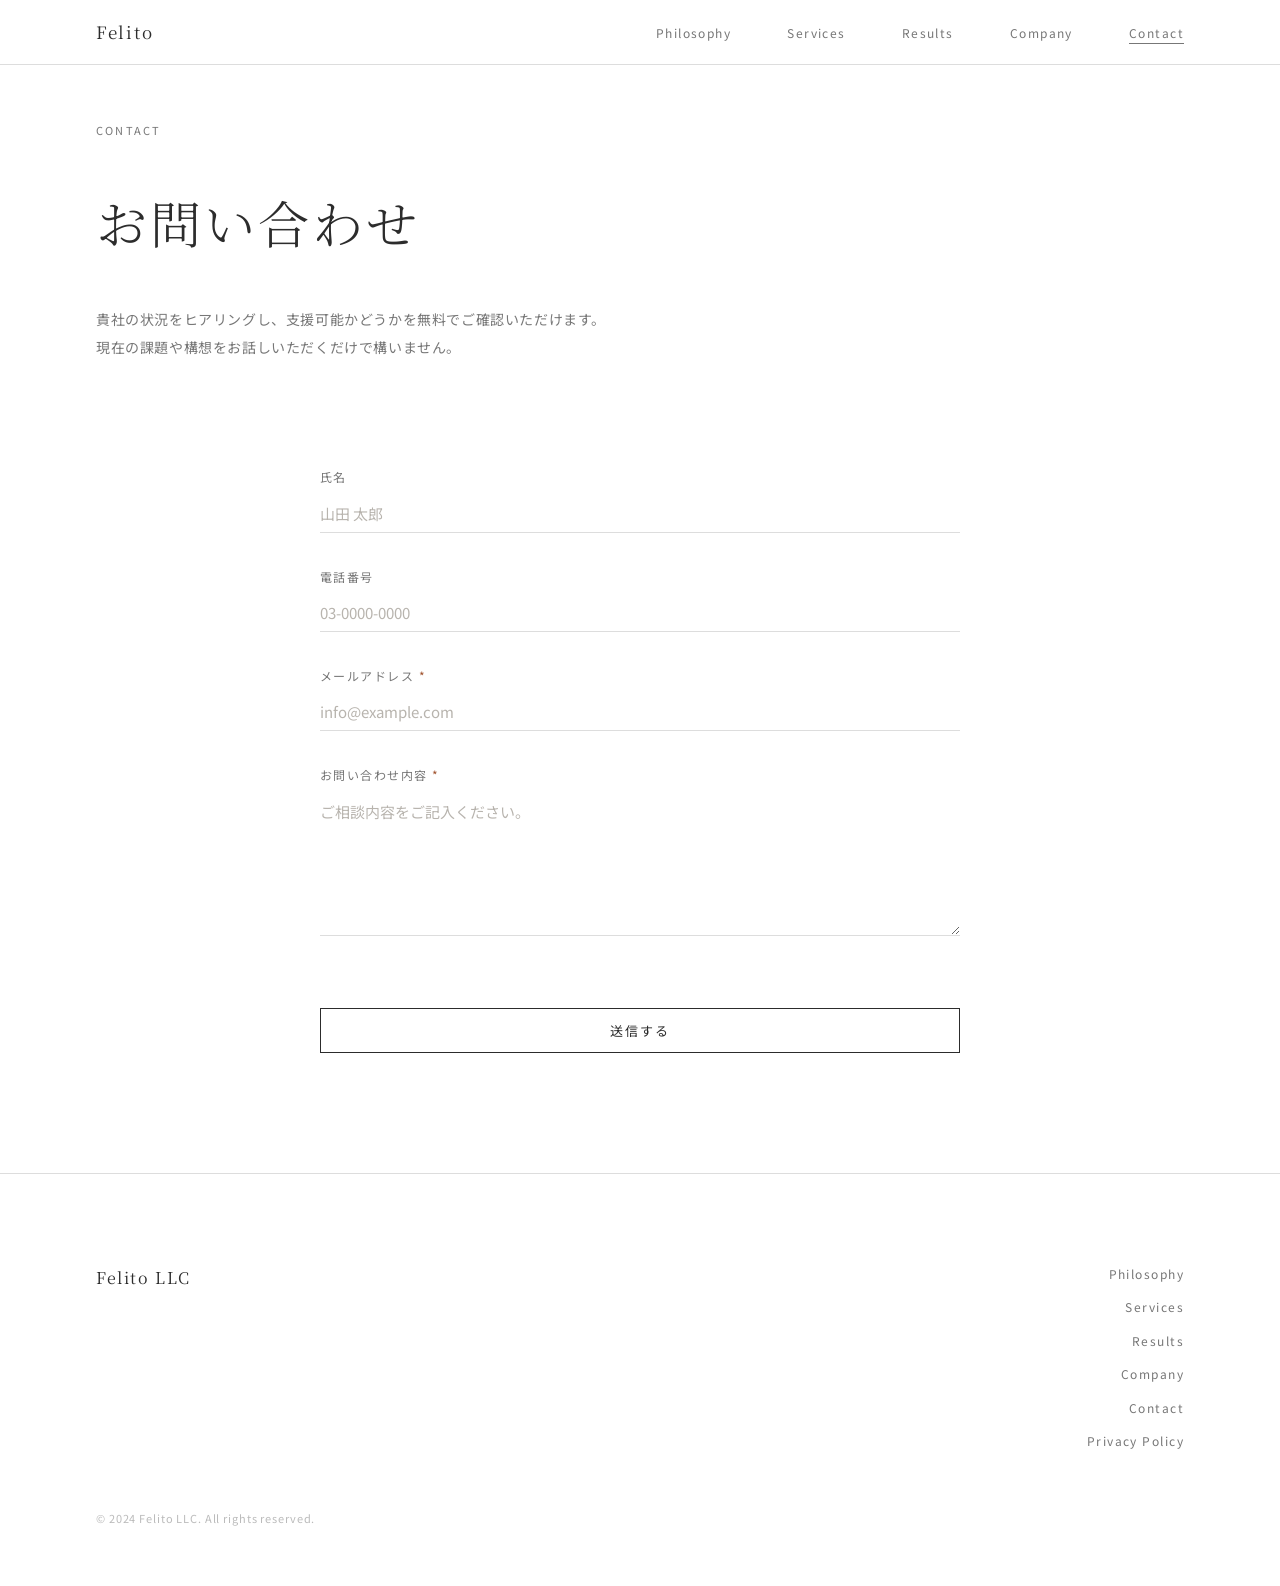
<file: contact/index.html>
<!DOCTYPE html>
<html lang="ja">
<head>
  <meta charset="UTF-8">
  <meta name="viewport" content="width=device-width, initial-scale=1.0">
  <title>お問い合わせ — Felito LLC</title>
  <link rel="preconnect" href="https://fonts.googleapis.com">
  <link rel="preconnect" href="https://fonts.gstatic.com" crossorigin>
  <link href="https://fonts.googleapis.com/css2?family=Noto+Sans+JP:wght@300;400;500&family=Noto+Serif+JP:wght@300;400&display=swap" rel="stylesheet">
  <link rel="stylesheet" href="../assets/css/style.css">
</head>
<body>

  <!-- Navigation -->
  <nav class="nav nav--scrolled" id="nav">
    <div class="nav__inner">
      <a href="../" class="nav__logo">Felito</a>
      <ul class="nav__links">
        <li><a href="../#philosophy">Philosophy</a></li>
        <li><a href="../#services">Services</a></li>
        <li><a href="../#works">Results</a></li>
        <li><a href="../#company">Company</a></li>
        <li><a href="../contact/" class="nav__link--active">Contact</a></li>
      </ul>
      <button class="nav__hamburger" id="hamburger" aria-label="メニューを開く">
        <span></span><span></span><span></span>
      </button>
    </div>
  </nav>

  <!-- Mobile Menu -->
  <div class="mobile-menu" id="mobileMenu">
    <button class="mobile-menu__close" id="mobileClose">close</button>
    <a href="../#philosophy" class="mobile-link">Philosophy</a>
    <a href="../#services"   class="mobile-link">Services</a>
    <a href="../#works"      class="mobile-link">Results</a>
    <a href="../#company"    class="mobile-link">Company</a>
    <a href="../contact/"    class="mobile-link">Contact</a>
    <a href="../assets/pdf/privacy-policy.pdf" class="mobile-link" target="_blank" rel="noopener">Privacy Policy</a>
  </div>

  <!-- Contact Page Hero -->
  <section class="contact-page__hero">
    <div class="container">
      <p class="section__label">Contact</p>
      <h1 class="contact-page__title">お問い合わせ</h1>
      <p class="contact-page__lead">
        貴社の状況をヒアリングし、支援可能かどうかを無料でご確認いただけます。<br>
        現在の課題や構想をお話しいただくだけで構いません。
      </p>
    </div>
  </section>

  <!-- Contact Form -->
  <section class="section" style="padding-top: var(--space-m);">
    <div class="container">
      <div class="contact__inner">
        <form class="contact__form" id="contactForm" novalidate>
          <div class="form__group">
            <label class="form__label" for="field-name">氏名</label>
            <input class="form__input" id="field-name" type="text" placeholder="山田 太郎">
          </div>
          <div class="form__group">
            <label class="form__label" for="field-tel">電話番号</label>
            <input class="form__input" id="field-tel" type="tel" placeholder="03-0000-0000">
          </div>
          <div class="form__group">
            <label class="form__label" for="field-email">メールアドレス <span class="form__required">*</span></label>
            <input class="form__input" id="field-email" type="email" placeholder="info@example.com" required>
          </div>
          <div class="form__group">
            <label class="form__label" for="field-body">お問い合わせ内容 <span class="form__required">*</span></label>
            <textarea class="form__input form__textarea" id="field-body" rows="6" placeholder="ご相談内容をご記入ください。" required></textarea>
          </div>
          <button class="btn form__submit" type="submit" id="submitBtn">送信する</button>
          <p class="form__thanks" id="formThanks" style="display:none;">
            お問い合わせを受け付けました。<br>担当者よりご連絡いたします。
          </p>
          <p class="form__error" id="formError" style="display:none;"></p>
        </form>
      </div>
    </div>
  </section>

  <!-- Footer -->
  <footer class="footer">
    <div class="container">
      <div class="footer__inner">
        <p class="footer__logo">Felito LLC</p>
        <nav class="footer__nav">
          <a href="../#philosophy">Philosophy</a>
          <a href="../#services">Services</a>
          <a href="../#works">Results</a>
          <a href="../#company">Company</a>
          <a href="../contact/">Contact</a>
          <a href="../assets/pdf/privacy-policy.pdf" target="_blank" rel="noopener">Privacy Policy</a>
        </nav>
      </div>
      <p class="footer__copy">&copy; 2024 Felito LLC. All rights reserved.</p>
    </div>
  </footer>

  <script>
    /* ── Mobile menu ── */
    const hamburger  = document.getElementById('hamburger');
    const mobileMenu = document.getElementById('mobileMenu');
    const mobileClose = document.getElementById('mobileClose');
    hamburger.addEventListener('click', () => mobileMenu.classList.add('is-open'));
    mobileClose.addEventListener('click', () => mobileMenu.classList.remove('is-open'));
    mobileMenu.querySelectorAll('.mobile-link').forEach(link => {
      link.addEventListener('click', () => mobileMenu.classList.remove('is-open'));
    });

    /* ── Contact Form ── */
    document.getElementById('contactForm').addEventListener('submit', function(e) {
      e.preventDefault();

      const submitBtn  = document.getElementById('submitBtn');
      const thanksEl   = document.getElementById('formThanks');
      const errorEl    = document.getElementById('formError');
      const email      = document.getElementById('field-email').value.trim();
      const body       = document.getElementById('field-body').value.trim();

      errorEl.style.display = 'none';

      if (!email || !body) {
        errorEl.textContent = 'メールアドレスとお問い合わせ内容は必須です。';
        errorEl.style.display = 'block';
        return;
      }

      submitBtn.disabled = true;
      submitBtn.textContent = '送信中…';

      const FORM_ID = '1FAIpQLSdgB_qQv28AI9wtjrtVb0oMYBY1U6e5ytBYgLjv1RBcozSxbw';
      const url     = `https://docs.google.com/forms/d/e/${FORM_ID}/formResponse`;
      const params  = new URLSearchParams({
        'entry.367666068':  document.getElementById('field-name').value,
        'entry.636759000':  document.getElementById('field-tel').value,
        'entry.1981017197': email,
        'entry.1567384020': body,
      });

      fetch(`${url}?${params.toString()}`, { method: 'POST', mode: 'no-cors' })
        .then(() => {
          e.target.reset();
          submitBtn.style.display = 'none';
          thanksEl.style.display  = 'block';
        })
        .catch(() => {
          submitBtn.disabled    = false;
          submitBtn.textContent = '送信する';
          errorEl.textContent   = '送信に失敗しました。時間をおいて再度お試しください。';
          errorEl.style.display = 'block';
        });
    });
  </script>
</body>
</html>
</file>
<file: assets/css/style.css>
/* ========================================
   atelier-monogoto inspired
   Minimalist / Natural / Architectural
   ======================================== */

*, *::before, *::after { box-sizing: border-box; margin: 0; padding: 0; }

:root {
  --color-text:        #2c2c2c;
  --color-secondary:   #777777;
  --color-disabled:    #bbbbbb;
  --color-border:      #dddddd;
  --color-bg:          #ffffff;
  --color-surface:     #f5f4f1;
  --color-hover:       #111111;

  --font-serif: "Noto Serif JP", "游明朝", "Yu Mincho", Georgia, serif;
  --font-sans:  "Noto Sans JP", "游ゴシック", "Yu Gothic", sans-serif;

  --space-xs:  8px;
  --space-s:   16px;
  --space-m:   32px;
  --space-l:   56px;
  --space-xl:  88px;
  --space-xxl: 120px;

  --container: 1200px;
  --pad-h: 56px;
}

html { scroll-behavior: smooth; }

body {
  font-family: var(--font-sans);
  font-size: 15px;
  line-height: 1.95;
  letter-spacing: 0.04em;
  color: var(--color-text);
  background: var(--color-bg);
  word-break: break-all;
  overflow-wrap: break-word;
  line-break: strict;
}

a { text-decoration: none; color: inherit; }
img { display: block; width: 100%; }

/* ── Container ── */
.container {
  max-width: var(--container);
  margin: 0 auto;
  padding: 0 var(--pad-h);
}

/* ── Navigation ── */
.nav {
  position: fixed;
  top: 0; left: 0; right: 0;
  z-index: 100;
  background: rgba(255,255,255,0.92);
  backdrop-filter: blur(6px);
  border-bottom: 1px solid transparent;
  transition: border-color 0.3s;
}
.nav--scrolled { border-color: var(--color-border); }

.nav__inner {
  max-width: var(--container);
  margin: 0 auto;
  padding: 0 var(--pad-h);
  height: 64px;
  display: flex;
  align-items: center;
  justify-content: space-between;
}

.nav__logo {
  font-family: var(--font-serif);
  font-size: 17px;
  font-weight: 400;
  letter-spacing: 0.1em;
  color: var(--color-text);
}

.nav__links {
  display: flex;
  gap: var(--space-l);
  list-style: none;
}
.nav__links a {
  font-size: 12px;
  letter-spacing: 0.12em;
  color: var(--color-secondary);
  transition: color 0.2s;
}
.nav__links a:hover { color: var(--color-text); }

/* Hamburger */
.nav__hamburger {
  display: none;
  flex-direction: column;
  gap: 5px;
  background: none;
  border: none;
  cursor: pointer;
  padding: 4px;
}
.nav__hamburger span {
  display: block;
  width: 22px;
  height: 1px;
  background: var(--color-text);
  transition: transform 0.3s, opacity 0.3s;
}

/* Mobile overlay */
.mobile-menu {
  display: none;
  position: fixed;
  inset: 0;
  background: var(--color-bg);
  z-index: 200;
  flex-direction: column;
  align-items: center;
  justify-content: center;
  gap: var(--space-m);
}
.mobile-menu.is-open { display: flex; }
.mobile-menu a {
  font-size: 18px;
  letter-spacing: 0.12em;
  color: var(--color-secondary);
  transition: color 0.2s;
}
.mobile-menu a:hover { color: var(--color-text); }
.mobile-menu__close {
  position: absolute;
  top: 20px; right: 24px;
  background: none;
  border: none;
  font-size: 12px;
  letter-spacing: 0.12em;
  color: var(--color-secondary);
  cursor: pointer;
}

/* ── Hero ── */
.hero {
  padding-top: 64px; /* nav height */
}

.hero__grid {
  display: grid;
  grid-template-columns: 1fr 1fr;
  grid-template-rows: 60vh 36vh;
  gap: 2px;
}

.hero__cell {
  overflow: hidden;
  background: var(--color-surface);
  position: relative;
}
.hero__cell--main {
  grid-column: 1;
  grid-row: 1 / 3;
}
.hero__img-placeholder {
  width: 100%;
  height: 100%;
  background: linear-gradient(135deg, #e8e5e0 0%, #d4cfc8 50%, #c8c3bb 100%);
}
.hero__cell--sub {
  background: linear-gradient(135deg, #f0ede8 0%, #e2ddd7 100%);
}
.hero__cell--sub2 {
  background: linear-gradient(135deg, #dbd7d0 0%, #ccc8c0 100%);
}

.hero__caption {
  position: absolute;
  bottom: var(--space-m);
  left: var(--space-m);
}
.hero__caption-text {
  font-family: var(--font-serif);
  font-size: clamp(28px, 3.5vw, 52px);
  font-weight: 300;
  line-height: 1.2;
  letter-spacing: 0.08em;
  color: #ffffff;
  font-feature-settings: "palt" 1, "kern" 1;
  text-shadow: 0 1px 4px rgba(0,0,0,0.3);
}
.hero__caption-sub {
  margin-top: var(--space-xs);
  font-size: 12px;
  letter-spacing: 0.12em;
  color: rgba(255,255,255,0.75);
}

/* ── Section Base ── */
.section {
  padding: var(--space-xxl) 0;
}
.section--surface {
  background: var(--color-surface);
}

.section__label {
  font-size: 11px;
  letter-spacing: 0.2em;
  color: var(--color-secondary);
  margin-bottom: var(--space-m);
  text-transform: uppercase;
}

.section__heading {
  font-family: var(--font-serif);
  font-size: clamp(24px, 2.8vw, 38px);
  font-weight: 300;
  line-height: 1.35;
  letter-spacing: 0.05em;
  color: var(--color-text);
  font-feature-settings: "palt" 1, "kern" 1;
  margin-bottom: var(--space-m);
}

.section__body {
  font-size: 14px;
  line-height: 2.0;
  letter-spacing: 0.04em;
  color: var(--color-secondary);
  max-width: 560px;
}

/* ── Philosophy / Split ── */
.split {
  display: grid;
  grid-template-columns: 1fr 1fr;
  gap: var(--space-xxl);
  align-items: center;
}

.split__text {}

.split__visual {}

.img-placeholder {
  background: var(--color-surface);
  width: 100%;
}
.img-placeholder--square   { aspect-ratio: 1 / 1; }
.img-placeholder--portrait { aspect-ratio: 3 / 4; }
.img-placeholder--landscape{ aspect-ratio: 4 / 3; }
.img-placeholder--wide     { aspect-ratio: 16 / 9; }

/* ── Services Grid ── */
.services__grid {
  display: grid;
  grid-template-columns: repeat(3, 1fr);
  gap: 1px;
  background: var(--color-border);
  border: 1px solid var(--color-border);
  margin-top: var(--space-l);
}

.service__item {
  background: var(--color-bg);
  padding: var(--space-l) var(--space-m);
  display: flex;
  flex-direction: column;
  gap: var(--space-s);
}

.service__num {
  font-size: 11px;
  letter-spacing: 0.2em;
  color: var(--color-disabled);
}

.service__title {
  font-family: var(--font-serif);
  font-size: 18px;
  font-weight: 400;
  line-height: 1.5;
  letter-spacing: 0.04em;
}

.service__body {
  font-size: 13px;
  line-height: 1.95;
  color: var(--color-secondary);
  flex: 1;
}

/* ── Works Grid ── */
.works__intro {
  display: flex;
  justify-content: space-between;
  align-items: flex-end;
  margin-bottom: var(--space-l);
}

.works__grid {
  display: grid;
  grid-template-columns: repeat(3, 1fr);
  gap: 2px;
}

.work__card {
  display: block;
  overflow: hidden;
  position: relative;
  cursor: pointer;
}

.work__img {
  overflow: hidden;
}
.work__img-placeholder {
  width: 100%;
  aspect-ratio: 4 / 3;
  transition: transform 0.5s ease;
}
.work__card:hover .work__img-placeholder {
  transform: scale(1.04);
}

.work__img-placeholder--1 { background: linear-gradient(160deg, #e0dbd4 0%, #ccc8c2 100%); }
.work__img-placeholder--2 { background: linear-gradient(160deg, #d8d3cc 0%, #c4bfb8 100%); }
.work__img-placeholder--3 { background: linear-gradient(160deg, #e8e3dc 0%, #d8d3cc 100%); }
.work__img-placeholder--4 { background: linear-gradient(160deg, #dcd8d2 0%, #c8c4bc 100%); }
.work__img-placeholder--5 { background: linear-gradient(160deg, #e4e0d8 0%, #d0ccc4 100%); }
.work__img-placeholder--6 { background: linear-gradient(160deg, #d4d0c8 0%, #c0bcb4 100%); }

.work__info {
  padding: var(--space-s) 0 var(--space-m);
}
.work__title {
  font-size: 14px;
  letter-spacing: 0.04em;
  color: var(--color-text);
  line-height: 1.5;
}
.work__meta {
  font-size: 11px;
  letter-spacing: 0.08em;
  color: var(--color-secondary);
  margin-top: 4px;
}

/* ── Process ── */
.process__list {
  margin-top: var(--space-l);
  display: flex;
  flex-direction: column;
  gap: 0;
}

.process__item {
  display: flex;
  align-items: baseline;
  gap: var(--space-m);
  padding: var(--space-s) 0;
  border-bottom: 1px solid var(--color-border);
}
.process__item:first-child { border-top: 1px solid var(--color-border); }

.process__step {
  font-size: 11px;
  letter-spacing: 0.2em;
  color: var(--color-disabled);
  min-width: 32px;
}

.process__name {
  font-size: 15px;
  letter-spacing: 0.04em;
}

/* ── Result ── */
.result__wrap {
  display: grid;
  grid-template-columns: 1fr 1fr;
  gap: var(--space-xxl);
  align-items: start;
}

.result__left {}

.result__large-num {
  font-family: var(--font-serif);
  font-size: clamp(48px, 7vw, 96px);
  font-weight: 300;
  line-height: 1.0;
  letter-spacing: -0.02em;
  color: var(--color-text);
}

.result__large-label {
  font-size: 13px;
  letter-spacing: 0.1em;
  color: var(--color-secondary);
  margin-top: var(--space-s);
}

.result__divider {
  width: 1px;
  height: 48px;
  background: var(--color-border);
  margin: var(--space-m) 0;
}

.result__tag {
  display: inline-block;
  font-size: 10px;
  letter-spacing: 0.15em;
  color: var(--color-secondary);
  border: 1px solid var(--color-border);
  padding: 4px 12px;
  margin-bottom: var(--space-m);
}

.result__title {
  font-family: var(--font-serif);
  font-size: 22px;
  font-weight: 400;
  line-height: 1.6;
  letter-spacing: 0.04em;
  margin-bottom: var(--space-m);
}

.result__body {
  font-size: 14px;
  line-height: 2.0;
  color: var(--color-secondary);
  display: flex;
  flex-direction: column;
  gap: var(--space-s);
}

/* ── Company ── */
.company__role {
  font-size: 13px;
  letter-spacing: 0.08em;
  color: var(--color-secondary);
  margin-bottom: var(--space-m);
}

.body-text {
  display: flex;
  flex-direction: column;
  gap: var(--space-s);
  font-size: 14px;
  line-height: 2.0;
  color: var(--color-secondary);
  margin-bottom: var(--space-m);
}

.company__career {
  font-size: 12px;
  letter-spacing: 0.1em;
  color: var(--color-disabled);
  margin-bottom: var(--space-l);
  padding-bottom: var(--space-m);
  border-bottom: 1px solid var(--color-border);
}

.company__table {
  width: 100%;
  border-collapse: collapse;
  font-size: 13px;
}
.company__table th,
.company__table td {
  padding: 10px 0;
  border-bottom: 1px solid var(--color-border);
  vertical-align: top;
  text-align: left;
}
.company__table th {
  width: 100px;
  font-weight: 400;
  letter-spacing: 0.06em;
  color: var(--color-secondary);
}
.company__table td {
  letter-spacing: 0.04em;
}

/* ── Link arrow ── */
.link-arrow {
  display: inline-flex;
  align-items: center;
  gap: 8px;
  font-size: 12px;
  letter-spacing: 0.12em;
  color: var(--color-text);
  border-bottom: 1px solid var(--color-border);
  padding-bottom: 2px;
  transition: border-color 0.2s, gap 0.2s;
}
.link-arrow:hover {
  border-color: var(--color-text);
  gap: 12px;
}

/* ── Contact ── */
.contact__inner {
  max-width: 640px;
  margin: 0 auto;
  text-align: center;
}

.contact__title {
  font-family: var(--font-serif);
  font-size: clamp(24px, 3vw, 40px);
  font-weight: 300;
  line-height: 1.5;
  letter-spacing: 0.06em;
  margin-bottom: var(--space-m);
}

.contact__body {
  font-size: 14px;
  line-height: 2.0;
  color: var(--color-secondary);
  margin-bottom: var(--space-l);
}

/* ── Contact Page ── */
.contact-page__hero {
  padding: 120px 0 var(--space-s);
}

.contact-page__title {
  font-family: var(--font-serif);
  font-size: clamp(28px, 4vw, 52px);
  font-weight: 300;
  letter-spacing: 0.06em;
  margin: var(--space-xs) 0 var(--space-m);
}

.contact-page__lead {
  font-size: 14px;
  line-height: 2.0;
  color: var(--color-secondary);
  max-width: 560px;
}

.nav__link--active {
  border-bottom: 1px solid currentColor;
  padding-bottom: 2px;
}

/* ── Contact Form ── */
.contact__form {
  text-align: left;
  margin-top: var(--space-l);
}

.form__group {
  margin-bottom: var(--space-m);
}

.form__label {
  display: block;
  font-size: 12px;
  letter-spacing: 0.12em;
  color: var(--color-secondary);
  margin-bottom: 6px;
}

.form__required {
  color: #a0522d;
}

.form__input {
  width: 100%;
  background: transparent;
  border: none;
  border-bottom: 1px solid var(--color-border, #d0ccc6);
  padding: 8px 0;
  font-size: 15px;
  font-family: var(--font-sans);
  color: var(--color-text);
  outline: none;
  transition: border-color 0.2s;
  box-sizing: border-box;
}

.form__input:focus {
  border-bottom-color: var(--color-text);
}

.form__input::placeholder {
  color: #b8b4ae;
}

.form__textarea {
  resize: vertical;
  min-height: 120px;
}

.form__submit {
  margin-top: var(--space-m);
  cursor: pointer;
  background: none;
  font-family: var(--font-sans);
  width: 100%;
}

.form__thanks {
  margin-top: var(--space-m);
  font-size: 14px;
  line-height: 1.9;
  color: var(--color-secondary);
  text-align: center;
}

.form__error {
  margin-top: var(--space-s);
  font-size: 13px;
  color: #a0522d;
  text-align: center;
}

.btn {
  display: inline-block;
  font-size: 13px;
  letter-spacing: 0.15em;
  padding: 12px 40px;
  border: 1px solid var(--color-text);
  color: var(--color-text);
  background: transparent;
  transition: background 0.25s, color 0.25s;
}
.btn:hover {
  background: var(--color-text);
  color: var(--color-bg);
}

/* ── Footer ── */
.footer {
  border-top: 1px solid var(--color-border);
  padding: var(--space-xl) 0 var(--space-l);
}

.footer__inner {
  display: flex;
  justify-content: space-between;
  align-items: flex-start;
  margin-bottom: var(--space-l);
}

.footer__logo {
  font-family: var(--font-serif);
  font-size: 16px;
  font-weight: 400;
  letter-spacing: 0.1em;
}

.footer__nav {
  display: flex;
  flex-direction: column;
  gap: 10px;
  text-align: right;
}
.footer__nav a {
  font-size: 12px;
  letter-spacing: 0.12em;
  color: var(--color-secondary);
  transition: color 0.2s;
}
.footer__nav a:hover { color: var(--color-text); }

.footer__copy {
  font-size: 11px;
  letter-spacing: 0.08em;
  color: var(--color-disabled);
}

/* ── Actual images ── */
.hero__img,
.hero__cell-img {
  width: 100%;
  height: 100%;
  object-fit: cover;
  display: block;
}

.work__img-photo {
  width: 100%;
  aspect-ratio: 4 / 3;
  object-fit: cover;
  display: block;
  transition: transform 0.5s ease;
}
.work__card:hover .work__img-photo {
  transform: scale(1.04);
}

.img-portrait {
  width: 100%;
  aspect-ratio: 3 / 4;
  object-fit: cover;
  display: block;
}

.img-square {
  width: 100%;
  aspect-ratio: 1 / 1;
  object-fit: cover;
  display: block;
}

/* ── Fade in animation ── */
.fade {
  opacity: 0;
  transform: translateY(16px);
  transition: opacity 0.7s ease, transform 0.7s ease;
}
.fade.is-visible {
  opacity: 1;
  transform: translateY(0);
}

/* ── Responsive ── */
@media (max-width: 1024px) {
  :root { --pad-h: 32px; }

  .works__grid { grid-template-columns: repeat(2, 1fr); }
  .services__grid { grid-template-columns: repeat(2, 1fr); }
}

@media (max-width: 768px) {
  :root {
    --pad-h: 20px;
    --space-xl: 64px;
    --space-xxl: 80px;
  }

  .nav__links { display: none; }
  .nav__hamburger { display: flex; }

  .hero__grid {
    grid-template-columns: 1fr;
    grid-template-rows: 60vw 40vw 30vw;
  }
  .hero__cell--main { grid-column: 1; grid-row: 1; }
  .hero__cell--sub  { grid-row: 2; }
  .hero__cell--sub2 { grid-row: 3; }

  .split {
    grid-template-columns: 1fr;
    gap: var(--space-l);
  }

  .works__intro { flex-direction: column; align-items: flex-start; gap: var(--space-s); }
  .works__grid { grid-template-columns: 1fr; }
  .services__grid { grid-template-columns: 1fr; }

  .result__wrap {
    grid-template-columns: 1fr;
    gap: var(--space-l);
  }

  .footer__inner { flex-direction: column; gap: var(--space-l); }
  .footer__nav { text-align: left; }
}

/* ── Works grid card: fade with stagger ── */
.work__card {
  opacity: 0;
  transform: translateY(20px);
  transition: opacity 0.6s ease, transform 0.6s ease;
}
.work__card.is-visible {
  opacity: 1;
  transform: translateY(0);
}

/* ── Work hover overlay ── */
.work__img {
  position: relative;
  overflow: hidden;
}
.work__hover-overlay {
  position: absolute;
  inset: 0;
  background: rgba(44,44,44,0.72);
  display: flex;
  flex-direction: column;
  justify-content: flex-end;
  padding: 20px;
  opacity: 0;
  transition: opacity 0.35s ease;
}
.work__card:hover .work__hover-overlay {
  opacity: 1;
}
.work__overlay-title {
  font-size: 14px;
  letter-spacing: 0.04em;
  color: #fff;
  line-height: 1.5;
}
.work__overlay-meta {
  font-size: 11px;
  letter-spacing: 0.08em;
  color: rgba(255,255,255,0.7);
  margin-top: 4px;
}

/* ── Hero caption transition ── */
.hero__caption {
  will-change: transform;
}

/* ── Mobile menu slide in ── */
.mobile-menu {
  opacity: 0;
  transition: opacity 0.3s ease;
}
.mobile-menu.is-open {
  opacity: 1;
}
</file>
<file: atelier-monogoto/style.css>
/* ========================================
   atelier-monogoto inspired
   Minimalist / Natural / Architectural
   ======================================== */

*, *::before, *::after { box-sizing: border-box; margin: 0; padding: 0; }

:root {
  --color-text:        #2c2c2c;
  --color-secondary:   #777777;
  --color-disabled:    #bbbbbb;
  --color-border:      #dddddd;
  --color-bg:          #ffffff;
  --color-surface:     #f5f4f1;
  --color-hover:       #111111;

  --font-serif: "Noto Serif JP", "游明朝", "Yu Mincho", Georgia, serif;
  --font-sans:  "Noto Sans JP", "游ゴシック", "Yu Gothic", sans-serif;

  --space-xs:  8px;
  --space-s:   16px;
  --space-m:   32px;
  --space-l:   56px;
  --space-xl:  88px;
  --space-xxl: 120px;

  --container: 1200px;
  --pad-h: 56px;
}

html { scroll-behavior: smooth; }

body {
  font-family: var(--font-sans);
  font-size: 15px;
  line-height: 1.95;
  letter-spacing: 0.04em;
  color: var(--color-text);
  background: var(--color-bg);
  word-break: break-all;
  overflow-wrap: break-word;
  line-break: strict;
}

a { text-decoration: none; color: inherit; }
img { display: block; width: 100%; }

/* ── Container ── */
.container {
  max-width: var(--container);
  margin: 0 auto;
  padding: 0 var(--pad-h);
}

/* ── Navigation ── */
.nav {
  position: fixed;
  top: 0; left: 0; right: 0;
  z-index: 100;
  background: rgba(255,255,255,0.92);
  backdrop-filter: blur(6px);
  border-bottom: 1px solid transparent;
  transition: border-color 0.3s;
}
.nav--scrolled { border-color: var(--color-border); }

.nav__inner {
  max-width: var(--container);
  margin: 0 auto;
  padding: 0 var(--pad-h);
  height: 64px;
  display: flex;
  align-items: center;
  justify-content: space-between;
}

.nav__logo {
  font-family: var(--font-serif);
  font-size: 17px;
  font-weight: 400;
  letter-spacing: 0.1em;
  color: var(--color-text);
}

.nav__links {
  display: flex;
  gap: var(--space-l);
  list-style: none;
}
.nav__links a {
  font-size: 12px;
  letter-spacing: 0.12em;
  color: var(--color-secondary);
  transition: color 0.2s;
}
.nav__links a:hover { color: var(--color-text); }

/* Hamburger */
.nav__hamburger {
  display: none;
  flex-direction: column;
  gap: 5px;
  background: none;
  border: none;
  cursor: pointer;
  padding: 4px;
}
.nav__hamburger span {
  display: block;
  width: 22px;
  height: 1px;
  background: var(--color-text);
  transition: transform 0.3s, opacity 0.3s;
}

/* Mobile overlay */
.mobile-menu {
  display: none;
  position: fixed;
  inset: 0;
  background: var(--color-bg);
  z-index: 200;
  flex-direction: column;
  align-items: center;
  justify-content: center;
  gap: var(--space-m);
}
.mobile-menu.is-open { display: flex; }
.mobile-menu a {
  font-size: 18px;
  letter-spacing: 0.12em;
  color: var(--color-secondary);
  transition: color 0.2s;
}
.mobile-menu a:hover { color: var(--color-text); }
.mobile-menu__close {
  position: absolute;
  top: 20px; right: 24px;
  background: none;
  border: none;
  font-size: 12px;
  letter-spacing: 0.12em;
  color: var(--color-secondary);
  cursor: pointer;
}

/* ── Hero ── */
.hero {
  padding-top: 64px; /* nav height */
}

.hero__grid {
  display: grid;
  grid-template-columns: 1fr 1fr;
  grid-template-rows: 60vh 36vh;
  gap: 2px;
}

.hero__cell {
  overflow: hidden;
  background: var(--color-surface);
  position: relative;
}
.hero__cell--main {
  grid-column: 1;
  grid-row: 1 / 3;
}
.hero__img-placeholder {
  width: 100%;
  height: 100%;
  background: linear-gradient(135deg, #e8e5e0 0%, #d4cfc8 50%, #c8c3bb 100%);
}
.hero__cell--sub {
  background: linear-gradient(135deg, #f0ede8 0%, #e2ddd7 100%);
}
.hero__cell--sub2 {
  background: linear-gradient(135deg, #dbd7d0 0%, #ccc8c0 100%);
}

.hero__caption {
  position: absolute;
  bottom: var(--space-m);
  left: var(--space-m);
}
.hero__caption-text {
  font-family: var(--font-serif);
  font-size: clamp(28px, 3.5vw, 52px);
  font-weight: 300;
  line-height: 1.2;
  letter-spacing: 0.08em;
  color: var(--color-text);
  font-feature-settings: "palt" 1, "kern" 1;
}
.hero__caption-sub {
  margin-top: var(--space-xs);
  font-size: 12px;
  letter-spacing: 0.12em;
  color: var(--color-secondary);
}

/* ── Section Base ── */
.section {
  padding: var(--space-xxl) 0;
}
.section--surface {
  background: var(--color-surface);
}

.section__label {
  font-size: 11px;
  letter-spacing: 0.2em;
  color: var(--color-secondary);
  margin-bottom: var(--space-m);
  text-transform: uppercase;
}

.section__heading {
  font-family: var(--font-serif);
  font-size: clamp(24px, 2.8vw, 38px);
  font-weight: 300;
  line-height: 1.35;
  letter-spacing: 0.05em;
  color: var(--color-text);
  font-feature-settings: "palt" 1, "kern" 1;
  margin-bottom: var(--space-m);
}

.section__body {
  font-size: 14px;
  line-height: 2.0;
  letter-spacing: 0.04em;
  color: var(--color-secondary);
  max-width: 560px;
}

/* ── Philosophy / Split ── */
.split {
  display: grid;
  grid-template-columns: 1fr 1fr;
  gap: var(--space-xxl);
  align-items: center;
}

.split__text {}

.split__visual {}

.img-placeholder {
  background: var(--color-surface);
  width: 100%;
}
.img-placeholder--square   { aspect-ratio: 1 / 1; }
.img-placeholder--portrait { aspect-ratio: 3 / 4; }
.img-placeholder--landscape{ aspect-ratio: 4 / 3; }
.img-placeholder--wide     { aspect-ratio: 16 / 9; }

/* ── Services Grid ── */
.services__grid {
  display: grid;
  grid-template-columns: repeat(3, 1fr);
  gap: 1px;
  background: var(--color-border);
  border: 1px solid var(--color-border);
  margin-top: var(--space-l);
}

.service__item {
  background: var(--color-bg);
  padding: var(--space-l) var(--space-m);
  display: flex;
  flex-direction: column;
  gap: var(--space-s);
}

.service__num {
  font-size: 11px;
  letter-spacing: 0.2em;
  color: var(--color-disabled);
}

.service__title {
  font-family: var(--font-serif);
  font-size: 18px;
  font-weight: 400;
  line-height: 1.5;
  letter-spacing: 0.04em;
}

.service__body {
  font-size: 13px;
  line-height: 1.95;
  color: var(--color-secondary);
  flex: 1;
}

/* ── Works Grid ── */
.works__intro {
  display: flex;
  justify-content: space-between;
  align-items: flex-end;
  margin-bottom: var(--space-l);
}

.works__grid {
  display: grid;
  grid-template-columns: repeat(3, 1fr);
  gap: 2px;
}

.work__card {
  display: block;
  overflow: hidden;
  position: relative;
  cursor: pointer;
}

.work__img {
  overflow: hidden;
}
.work__img-placeholder {
  width: 100%;
  aspect-ratio: 4 / 3;
  transition: transform 0.5s ease;
}
.work__card:hover .work__img-placeholder {
  transform: scale(1.04);
}

.work__img-placeholder--1 { background: linear-gradient(160deg, #e0dbd4 0%, #ccc8c2 100%); }
.work__img-placeholder--2 { background: linear-gradient(160deg, #d8d3cc 0%, #c4bfb8 100%); }
.work__img-placeholder--3 { background: linear-gradient(160deg, #e8e3dc 0%, #d8d3cc 100%); }
.work__img-placeholder--4 { background: linear-gradient(160deg, #dcd8d2 0%, #c8c4bc 100%); }
.work__img-placeholder--5 { background: linear-gradient(160deg, #e4e0d8 0%, #d0ccc4 100%); }
.work__img-placeholder--6 { background: linear-gradient(160deg, #d4d0c8 0%, #c0bcb4 100%); }

.work__info {
  padding: var(--space-s) 0 var(--space-m);
}
.work__title {
  font-size: 14px;
  letter-spacing: 0.04em;
  color: var(--color-text);
  line-height: 1.5;
}
.work__meta {
  font-size: 11px;
  letter-spacing: 0.08em;
  color: var(--color-secondary);
  margin-top: 4px;
}

/* ── Process ── */
.process__list {
  margin-top: var(--space-l);
  display: flex;
  flex-direction: column;
  gap: 0;
}

.process__item {
  display: flex;
  align-items: baseline;
  gap: var(--space-m);
  padding: var(--space-s) 0;
  border-bottom: 1px solid var(--color-border);
}
.process__item:first-child { border-top: 1px solid var(--color-border); }

.process__step {
  font-size: 11px;
  letter-spacing: 0.2em;
  color: var(--color-disabled);
  min-width: 32px;
}

.process__name {
  font-size: 15px;
  letter-spacing: 0.04em;
}

/* ── Result ── */
.result__wrap {
  display: grid;
  grid-template-columns: 1fr 1fr;
  gap: var(--space-xxl);
  align-items: start;
}

.result__left {}

.result__large-num {
  font-family: var(--font-serif);
  font-size: clamp(48px, 7vw, 96px);
  font-weight: 300;
  line-height: 1.0;
  letter-spacing: -0.02em;
  color: var(--color-text);
}

.result__large-label {
  font-size: 13px;
  letter-spacing: 0.1em;
  color: var(--color-secondary);
  margin-top: var(--space-s);
}

.result__divider {
  width: 1px;
  height: 48px;
  background: var(--color-border);
  margin: var(--space-m) 0;
}

.result__tag {
  display: inline-block;
  font-size: 10px;
  letter-spacing: 0.15em;
  color: var(--color-secondary);
  border: 1px solid var(--color-border);
  padding: 4px 12px;
  margin-bottom: var(--space-m);
}

.result__title {
  font-family: var(--font-serif);
  font-size: 22px;
  font-weight: 400;
  line-height: 1.6;
  letter-spacing: 0.04em;
  margin-bottom: var(--space-m);
}

.result__body {
  font-size: 14px;
  line-height: 2.0;
  color: var(--color-secondary);
  display: flex;
  flex-direction: column;
  gap: var(--space-s);
}

/* ── Company ── */
.company__role {
  font-size: 13px;
  letter-spacing: 0.08em;
  color: var(--color-secondary);
  margin-bottom: var(--space-m);
}

.body-text {
  display: flex;
  flex-direction: column;
  gap: var(--space-s);
  font-size: 14px;
  line-height: 2.0;
  color: var(--color-secondary);
  margin-bottom: var(--space-m);
}

.company__career {
  font-size: 12px;
  letter-spacing: 0.1em;
  color: var(--color-disabled);
  margin-bottom: var(--space-l);
  padding-bottom: var(--space-m);
  border-bottom: 1px solid var(--color-border);
}

.company__table {
  width: 100%;
  border-collapse: collapse;
  font-size: 13px;
}
.company__table th,
.company__table td {
  padding: 10px 0;
  border-bottom: 1px solid var(--color-border);
  vertical-align: top;
  text-align: left;
}
.company__table th {
  width: 100px;
  font-weight: 400;
  letter-spacing: 0.06em;
  color: var(--color-secondary);
}
.company__table td {
  letter-spacing: 0.04em;
}

/* ── Link arrow ── */
.link-arrow {
  display: inline-flex;
  align-items: center;
  gap: 8px;
  font-size: 12px;
  letter-spacing: 0.12em;
  color: var(--color-text);
  border-bottom: 1px solid var(--color-border);
  padding-bottom: 2px;
  transition: border-color 0.2s, gap 0.2s;
}
.link-arrow:hover {
  border-color: var(--color-text);
  gap: 12px;
}

/* ── Contact ── */
.contact__inner {
  max-width: 640px;
  margin: 0 auto;
  text-align: center;
}

.contact__title {
  font-family: var(--font-serif);
  font-size: clamp(24px, 3vw, 40px);
  font-weight: 300;
  line-height: 1.5;
  letter-spacing: 0.06em;
  margin-bottom: var(--space-m);
}

.contact__body {
  font-size: 14px;
  line-height: 2.0;
  color: var(--color-secondary);
  margin-bottom: var(--space-l);
}

.btn {
  display: inline-block;
  font-size: 13px;
  letter-spacing: 0.15em;
  padding: 12px 40px;
  border: 1px solid var(--color-text);
  color: var(--color-text);
  background: transparent;
  transition: background 0.25s, color 0.25s;
}
.btn:hover {
  background: var(--color-text);
  color: var(--color-bg);
}

/* ── Footer ── */
.footer {
  border-top: 1px solid var(--color-border);
  padding: var(--space-xl) 0 var(--space-l);
}

.footer__inner {
  display: flex;
  justify-content: space-between;
  align-items: flex-start;
  margin-bottom: var(--space-l);
}

.footer__logo {
  font-family: var(--font-serif);
  font-size: 16px;
  font-weight: 400;
  letter-spacing: 0.1em;
}

.footer__nav {
  display: flex;
  flex-direction: column;
  gap: 10px;
  text-align: right;
}
.footer__nav a {
  font-size: 12px;
  letter-spacing: 0.12em;
  color: var(--color-secondary);
  transition: color 0.2s;
}
.footer__nav a:hover { color: var(--color-text); }

.footer__copy {
  font-size: 11px;
  letter-spacing: 0.08em;
  color: var(--color-disabled);
}

/* ── Actual images ── */
.hero__img,
.hero__cell-img {
  width: 100%;
  height: 100%;
  object-fit: cover;
  display: block;
}

.work__img-photo {
  width: 100%;
  aspect-ratio: 4 / 3;
  object-fit: cover;
  display: block;
  transition: transform 0.5s ease;
}
.work__card:hover .work__img-photo {
  transform: scale(1.04);
}

.img-portrait {
  width: 100%;
  aspect-ratio: 3 / 4;
  object-fit: cover;
  display: block;
}

.img-square {
  width: 100%;
  aspect-ratio: 1 / 1;
  object-fit: cover;
  display: block;
}

/* ── Fade in animation ── */
.fade {
  opacity: 0;
  transform: translateY(16px);
  transition: opacity 0.7s ease, transform 0.7s ease;
}
.fade.is-visible {
  opacity: 1;
  transform: translateY(0);
}

/* ── Responsive ── */
@media (max-width: 1024px) {
  :root { --pad-h: 32px; }

  .works__grid { grid-template-columns: repeat(2, 1fr); }
  .services__grid { grid-template-columns: repeat(2, 1fr); }
}

@media (max-width: 768px) {
  :root {
    --pad-h: 20px;
    --space-xl: 64px;
    --space-xxl: 80px;
  }

  .nav__links { display: none; }
  .nav__hamburger { display: flex; }

  .hero__grid {
    grid-template-columns: 1fr;
    grid-template-rows: 60vw 40vw 30vw;
  }
  .hero__cell--main { grid-column: 1; grid-row: 1; }
  .hero__cell--sub  { grid-row: 2; }
  .hero__cell--sub2 { grid-row: 3; }

  .split {
    grid-template-columns: 1fr;
    gap: var(--space-l);
  }

  .works__intro { flex-direction: column; align-items: flex-start; gap: var(--space-s); }
  .works__grid { grid-template-columns: 1fr; }
  .services__grid { grid-template-columns: 1fr; }

  .result__wrap {
    grid-template-columns: 1fr;
    gap: var(--space-l);
  }

  .footer__inner { flex-direction: column; gap: var(--space-l); }
  .footer__nav { text-align: left; }
}

/* ── Works grid card: fade with stagger ── */
.work__card {
  opacity: 0;
  transform: translateY(20px);
  transition: opacity 0.6s ease, transform 0.6s ease;
}
.work__card.is-visible {
  opacity: 1;
  transform: translateY(0);
}

/* ── Work hover overlay ── */
.work__img {
  position: relative;
  overflow: hidden;
}
.work__hover-overlay {
  position: absolute;
  inset: 0;
  background: rgba(44,44,44,0.72);
  display: flex;
  flex-direction: column;
  justify-content: flex-end;
  padding: 20px;
  opacity: 0;
  transition: opacity 0.35s ease;
}
.work__card:hover .work__hover-overlay {
  opacity: 1;
}
.work__overlay-title {
  font-size: 14px;
  letter-spacing: 0.04em;
  color: #fff;
  line-height: 1.5;
}
.work__overlay-meta {
  font-size: 11px;
  letter-spacing: 0.08em;
  color: rgba(255,255,255,0.7);
  margin-top: 4px;
}

/* ── Hero caption transition ── */
.hero__caption {
  will-change: transform;
}

/* ── Mobile menu slide in ── */
.mobile-menu {
  opacity: 0;
  transition: opacity 0.3s ease;
}
.mobile-menu.is-open {
  opacity: 1;
}
</file>
